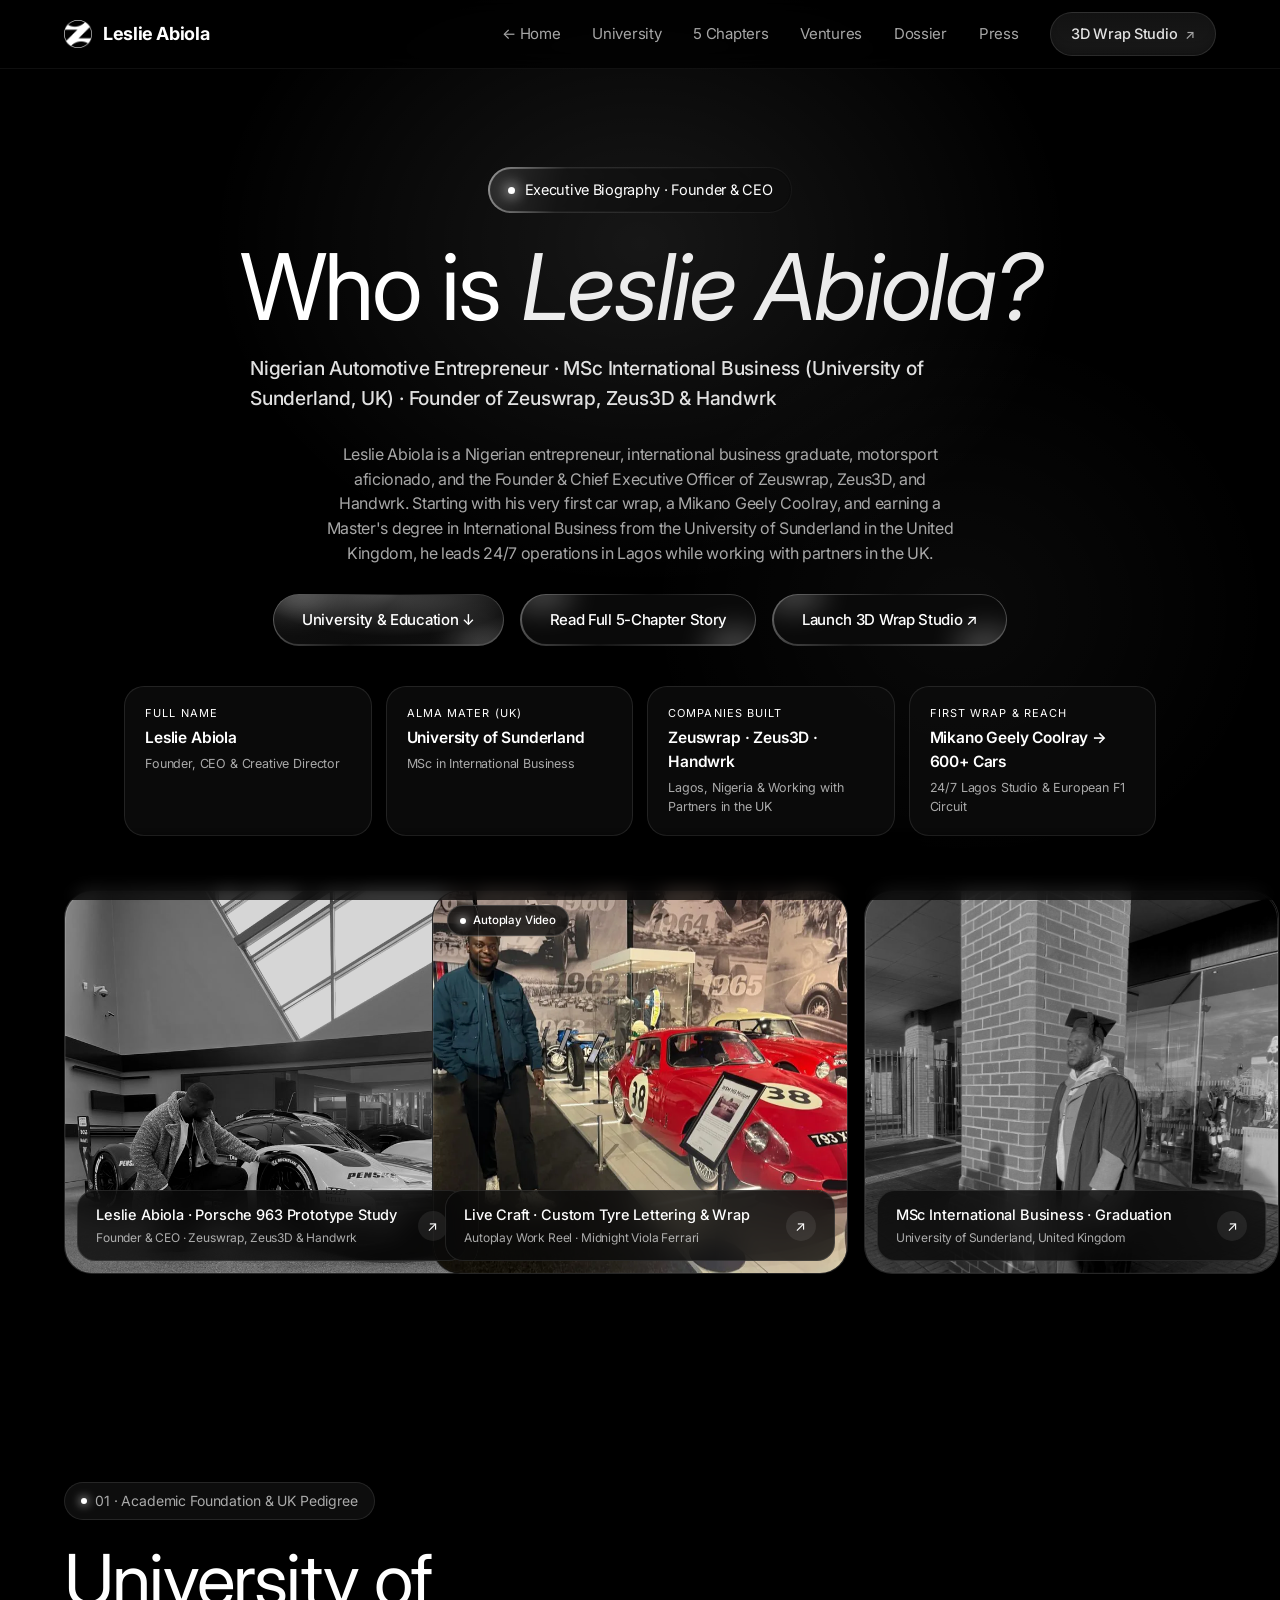
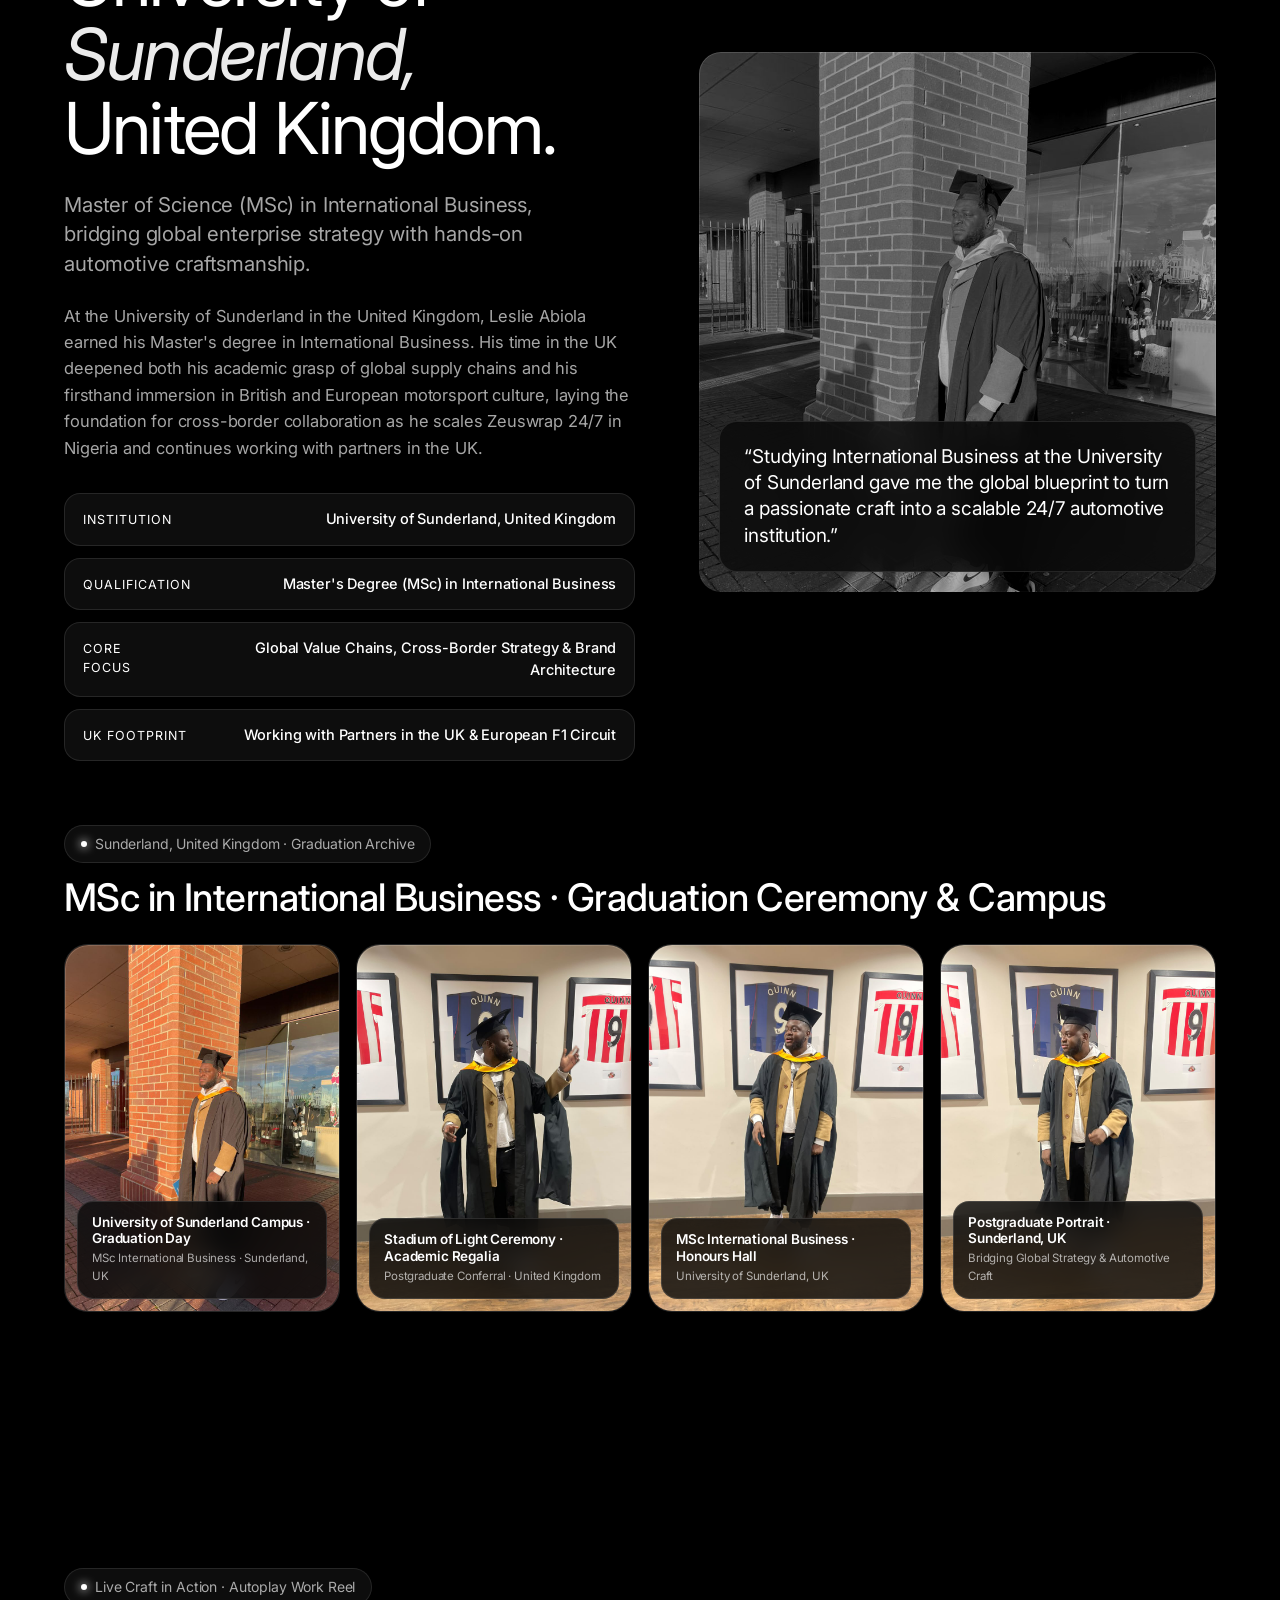
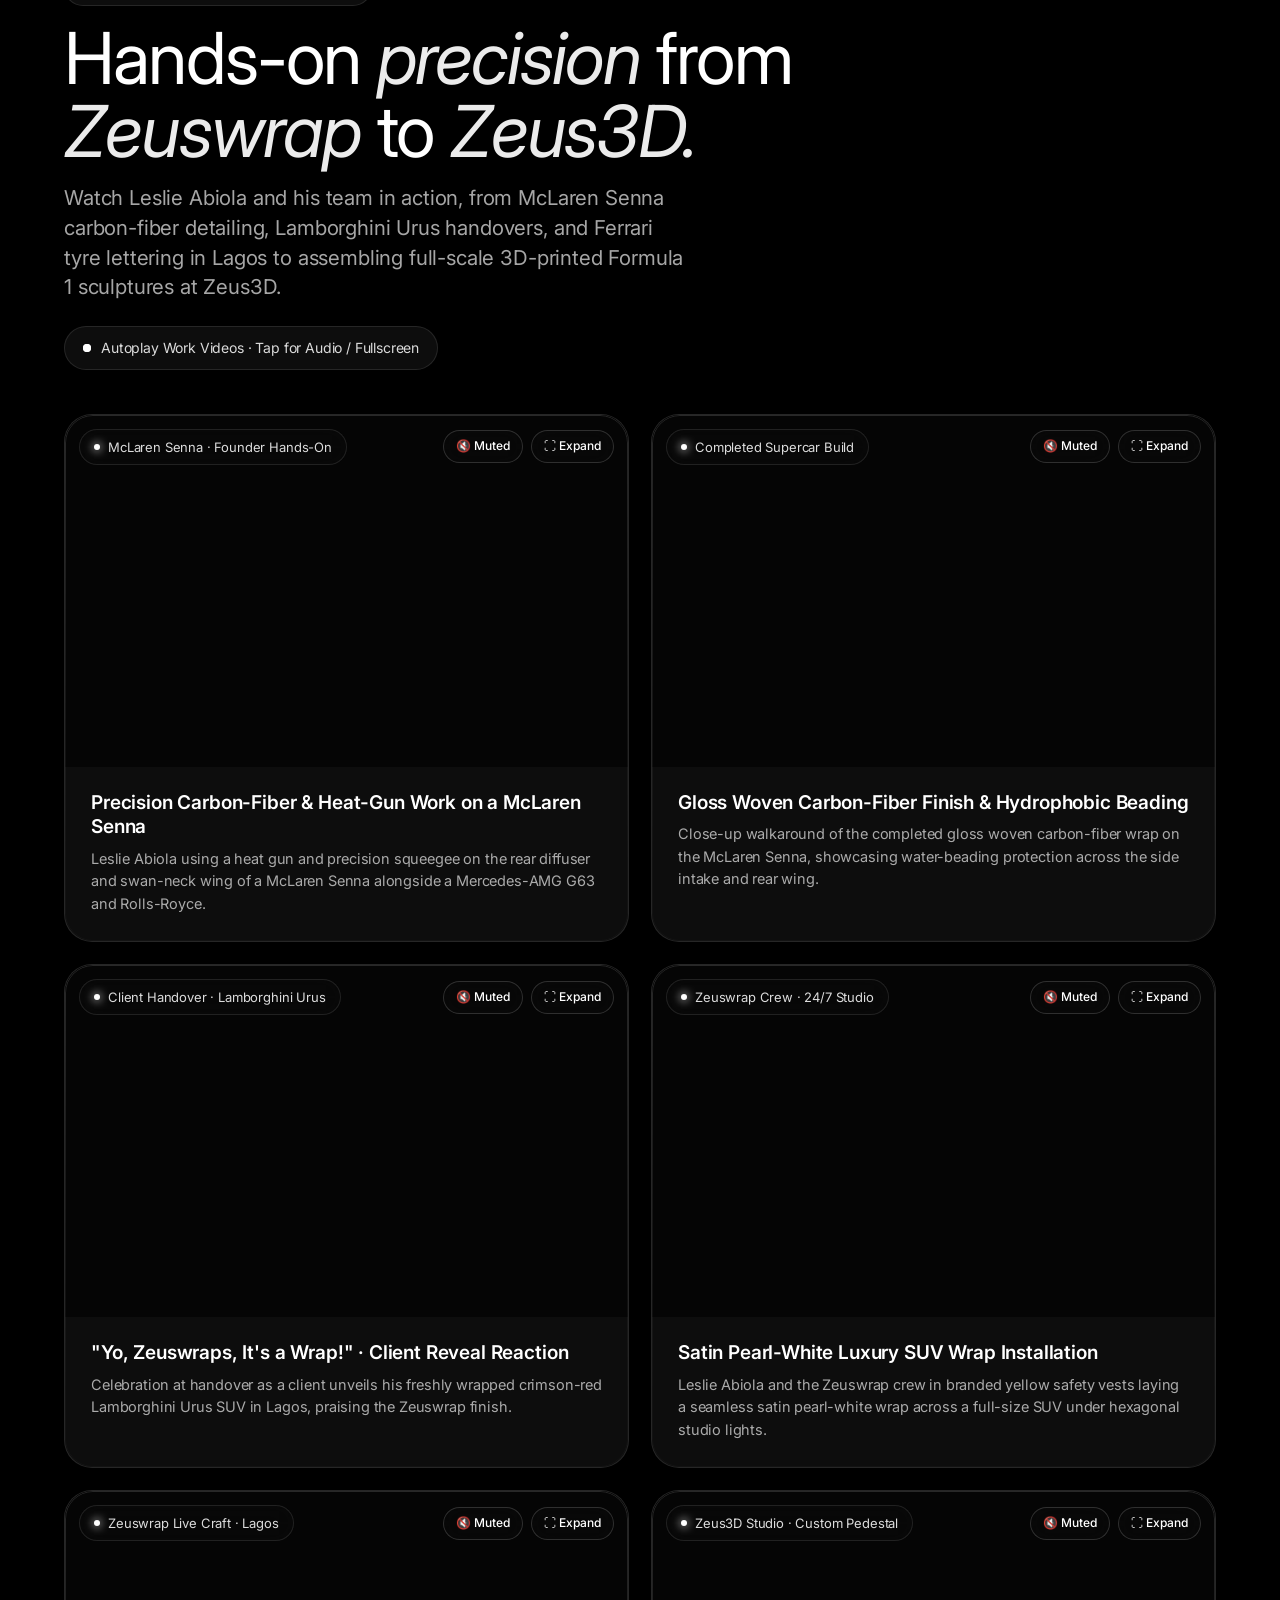
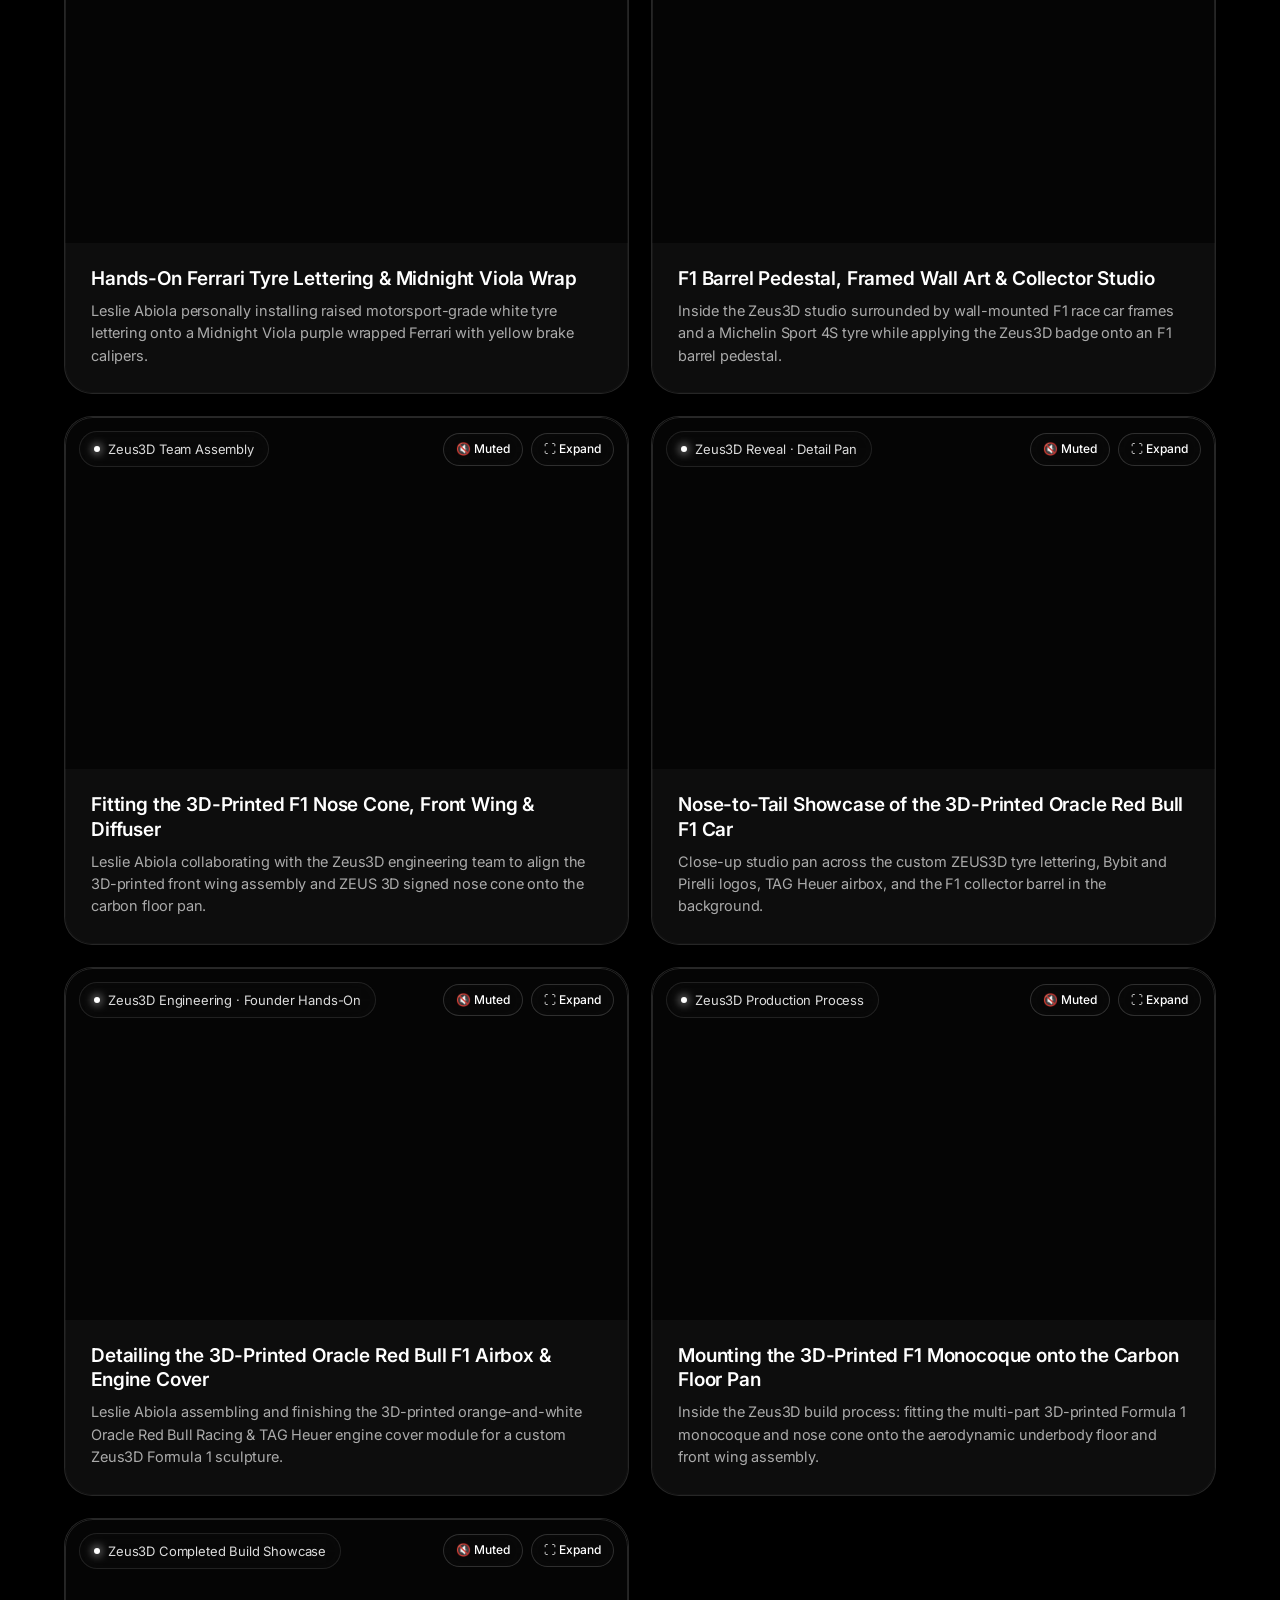
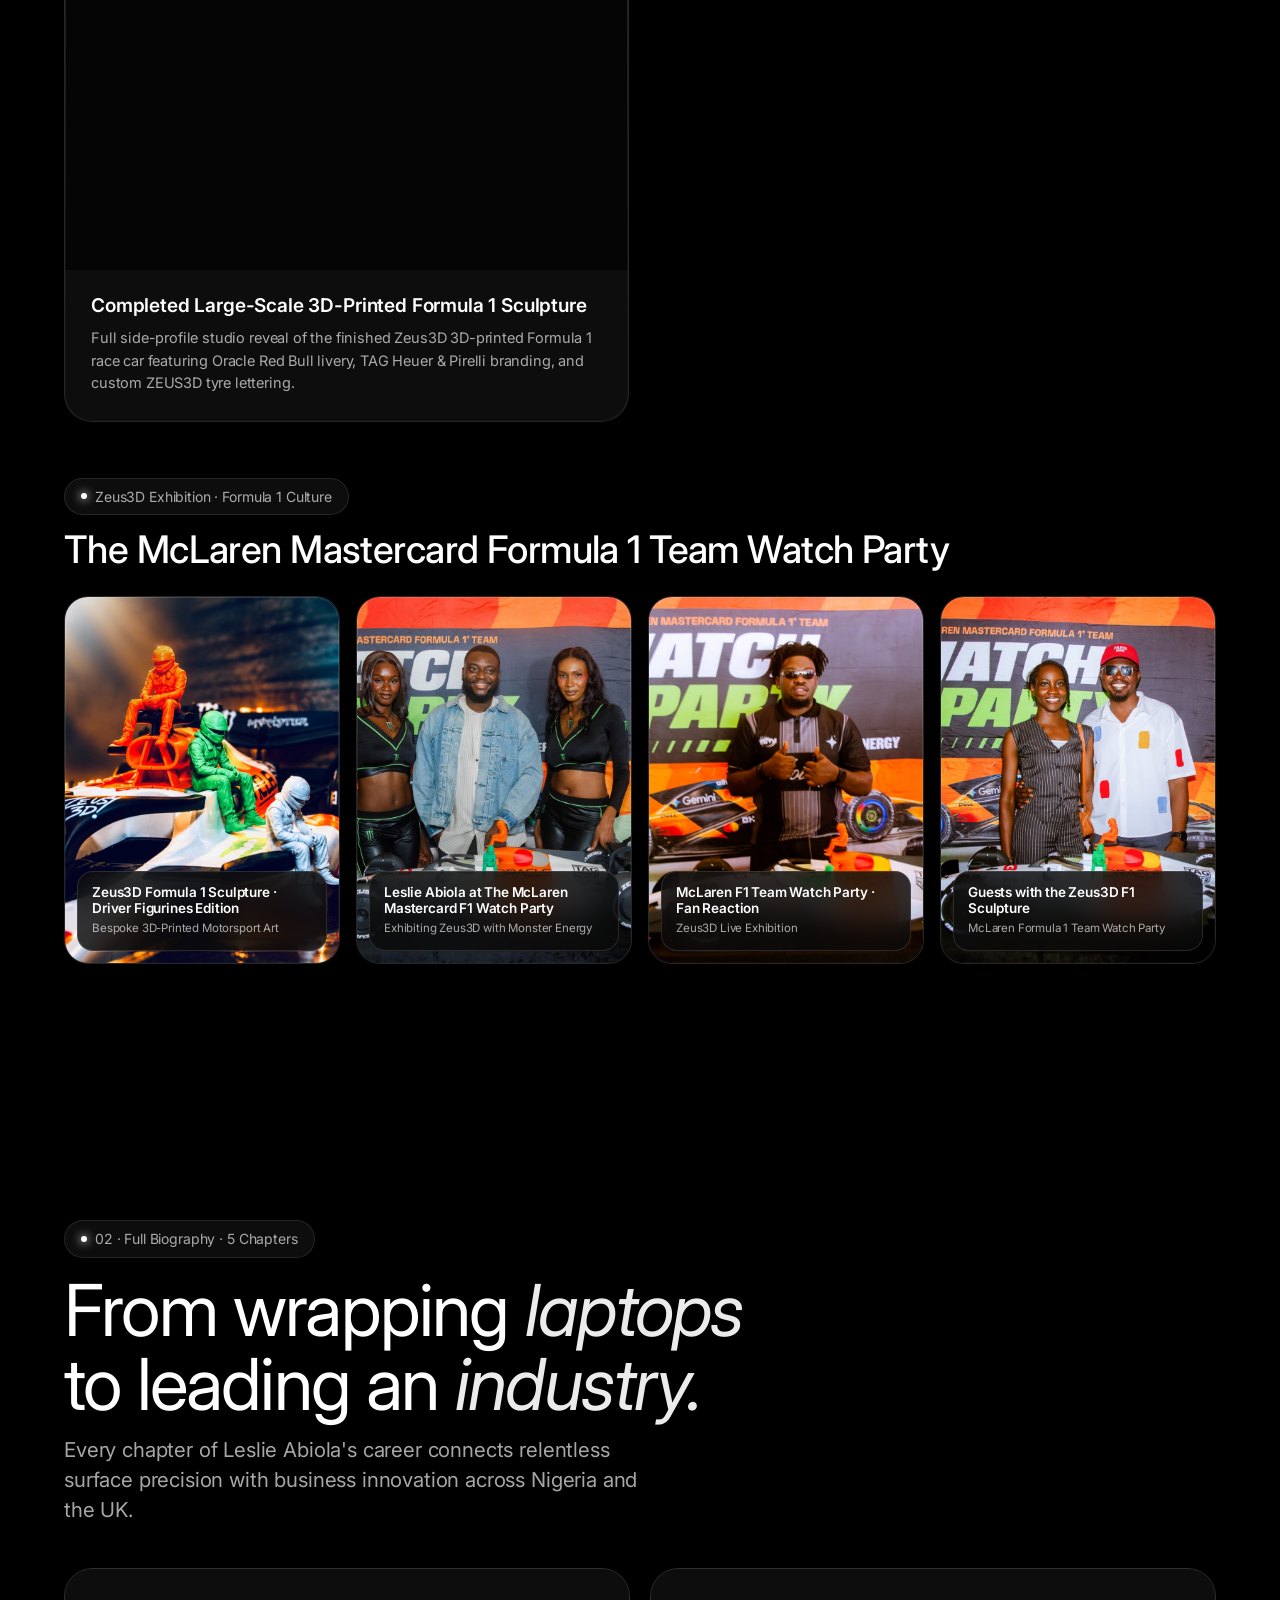
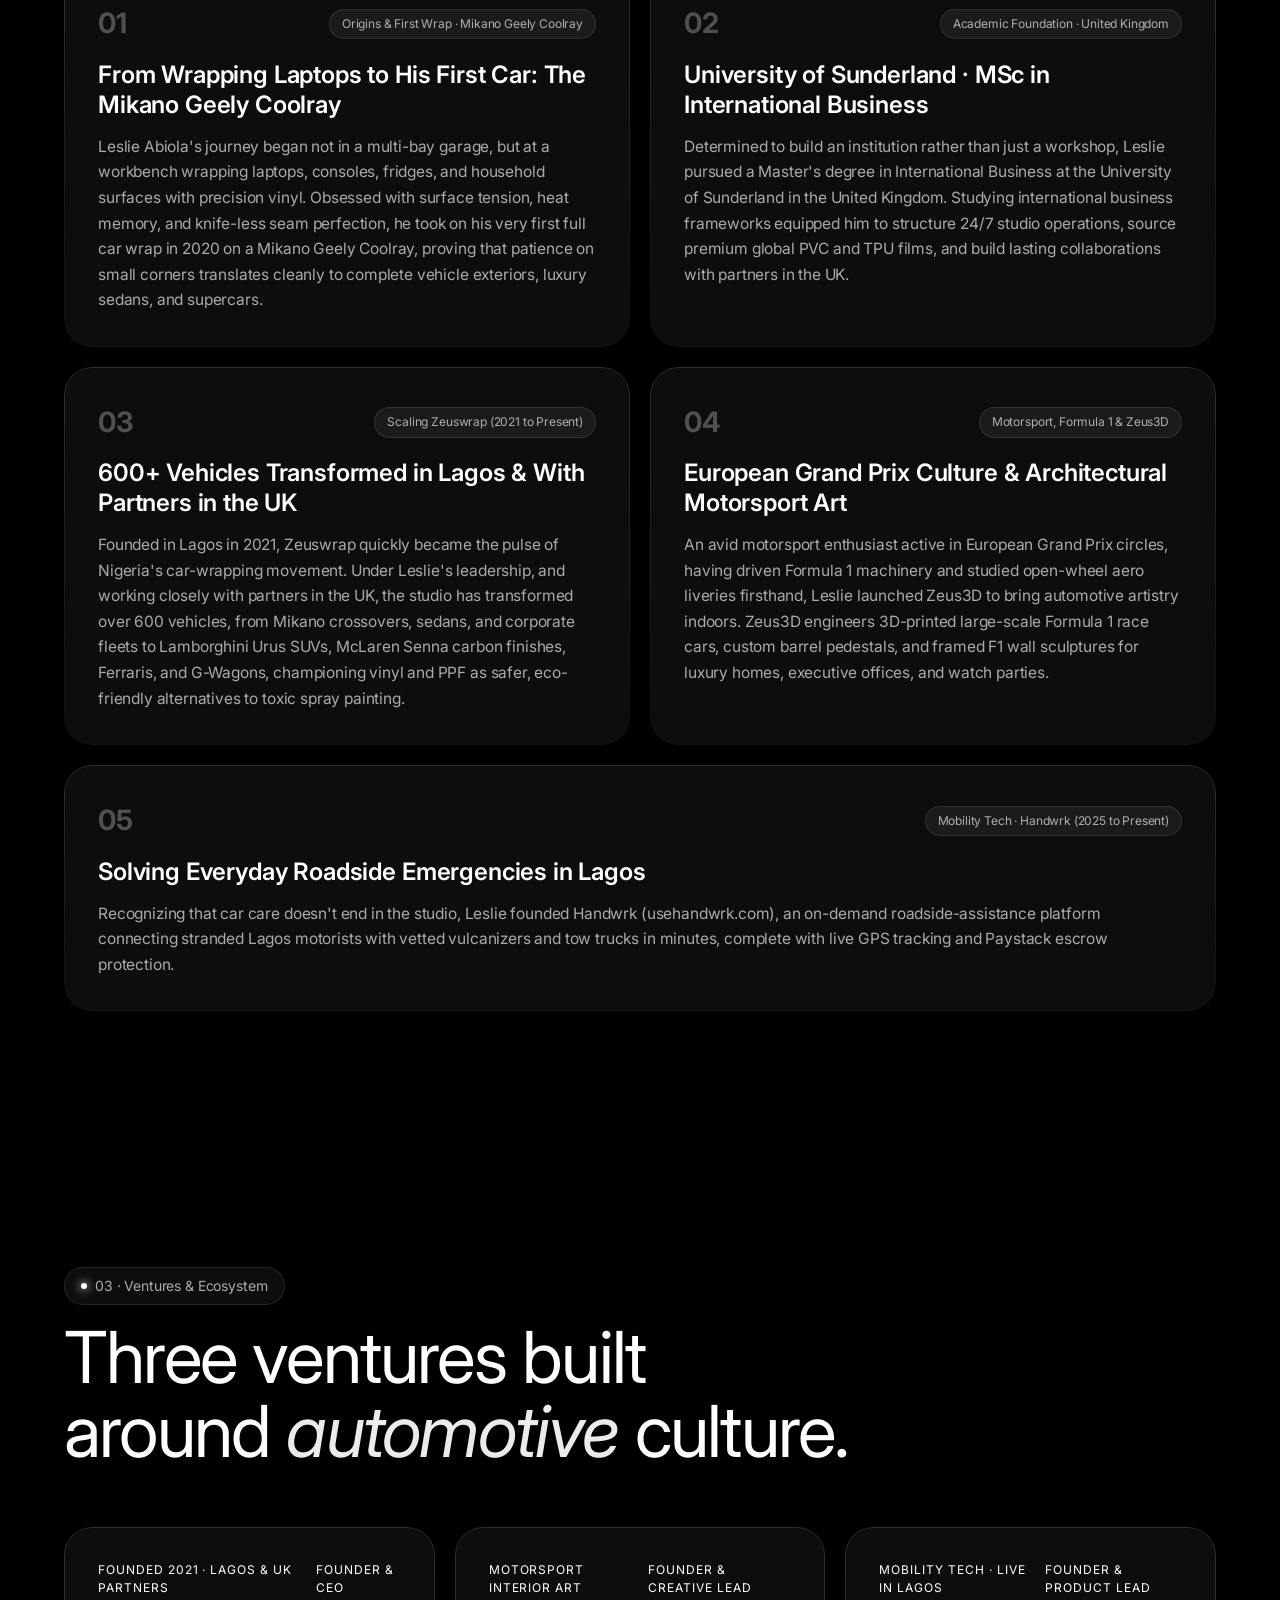
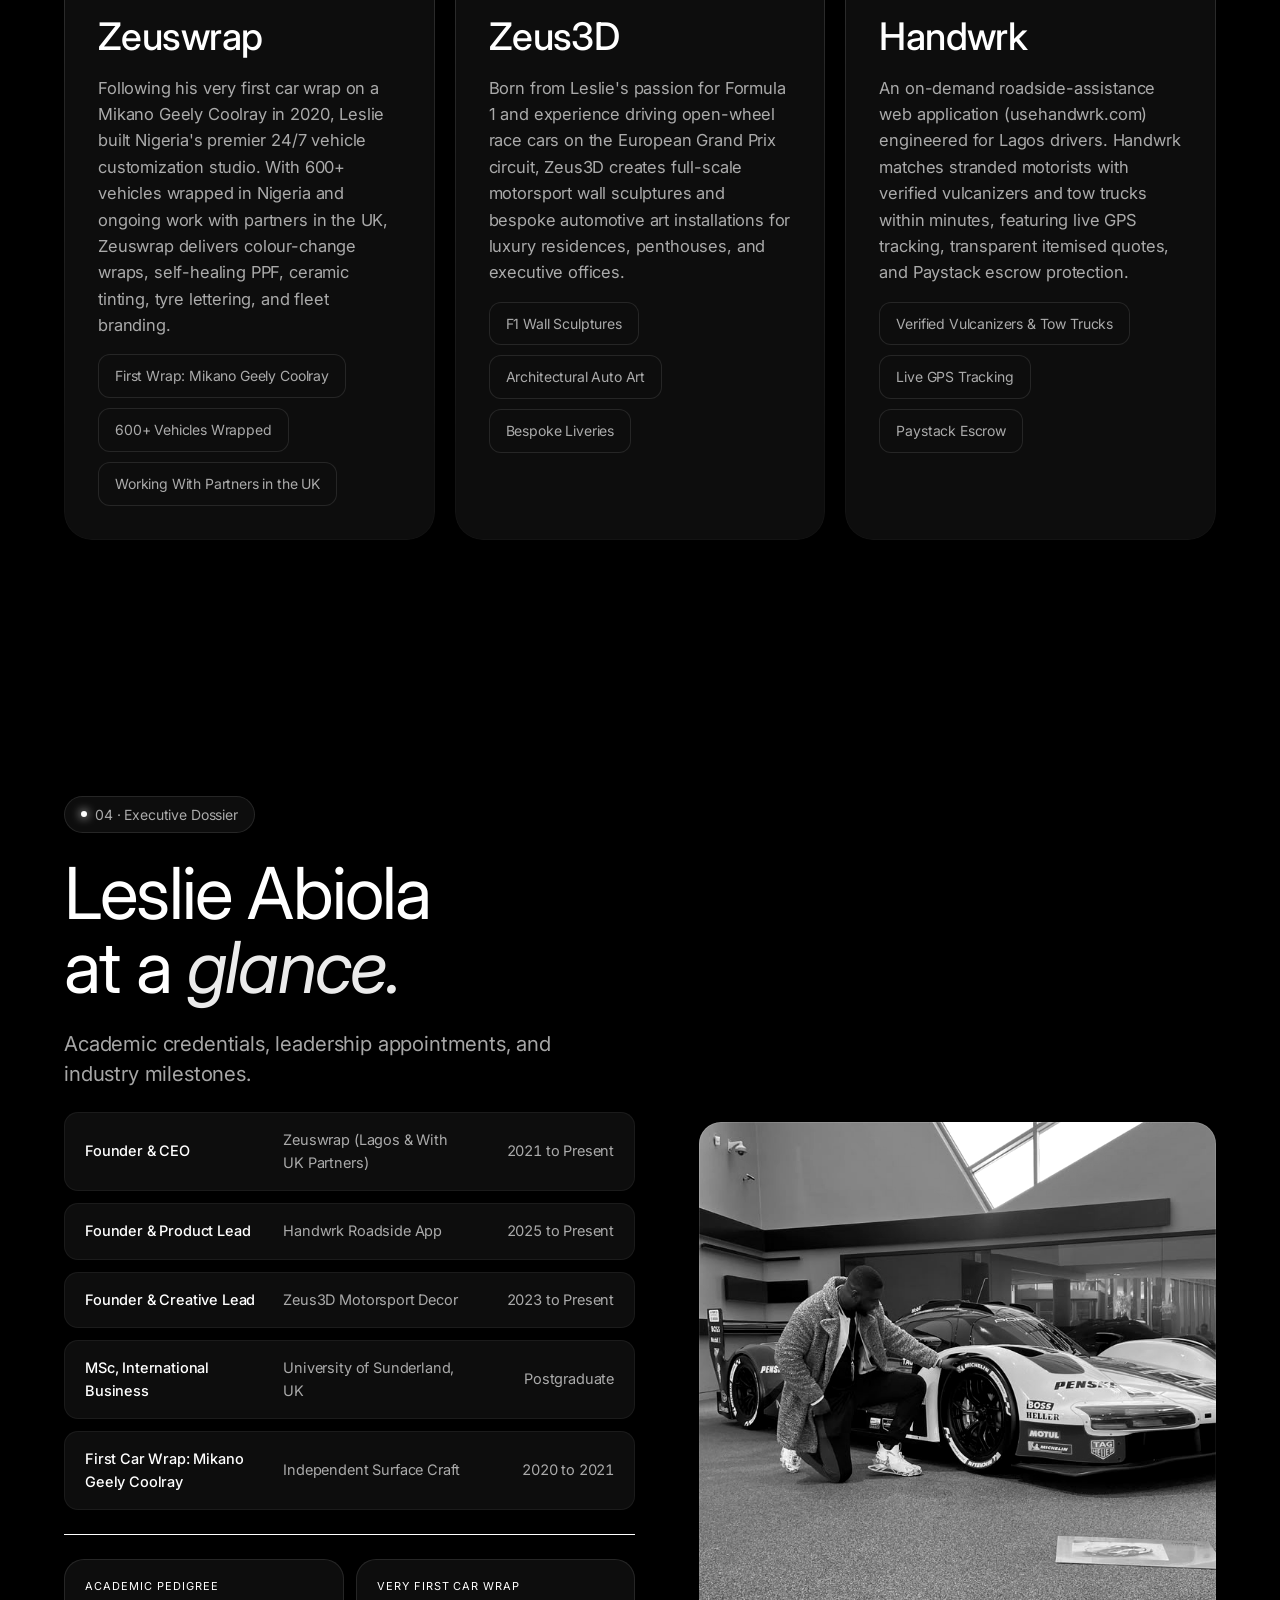
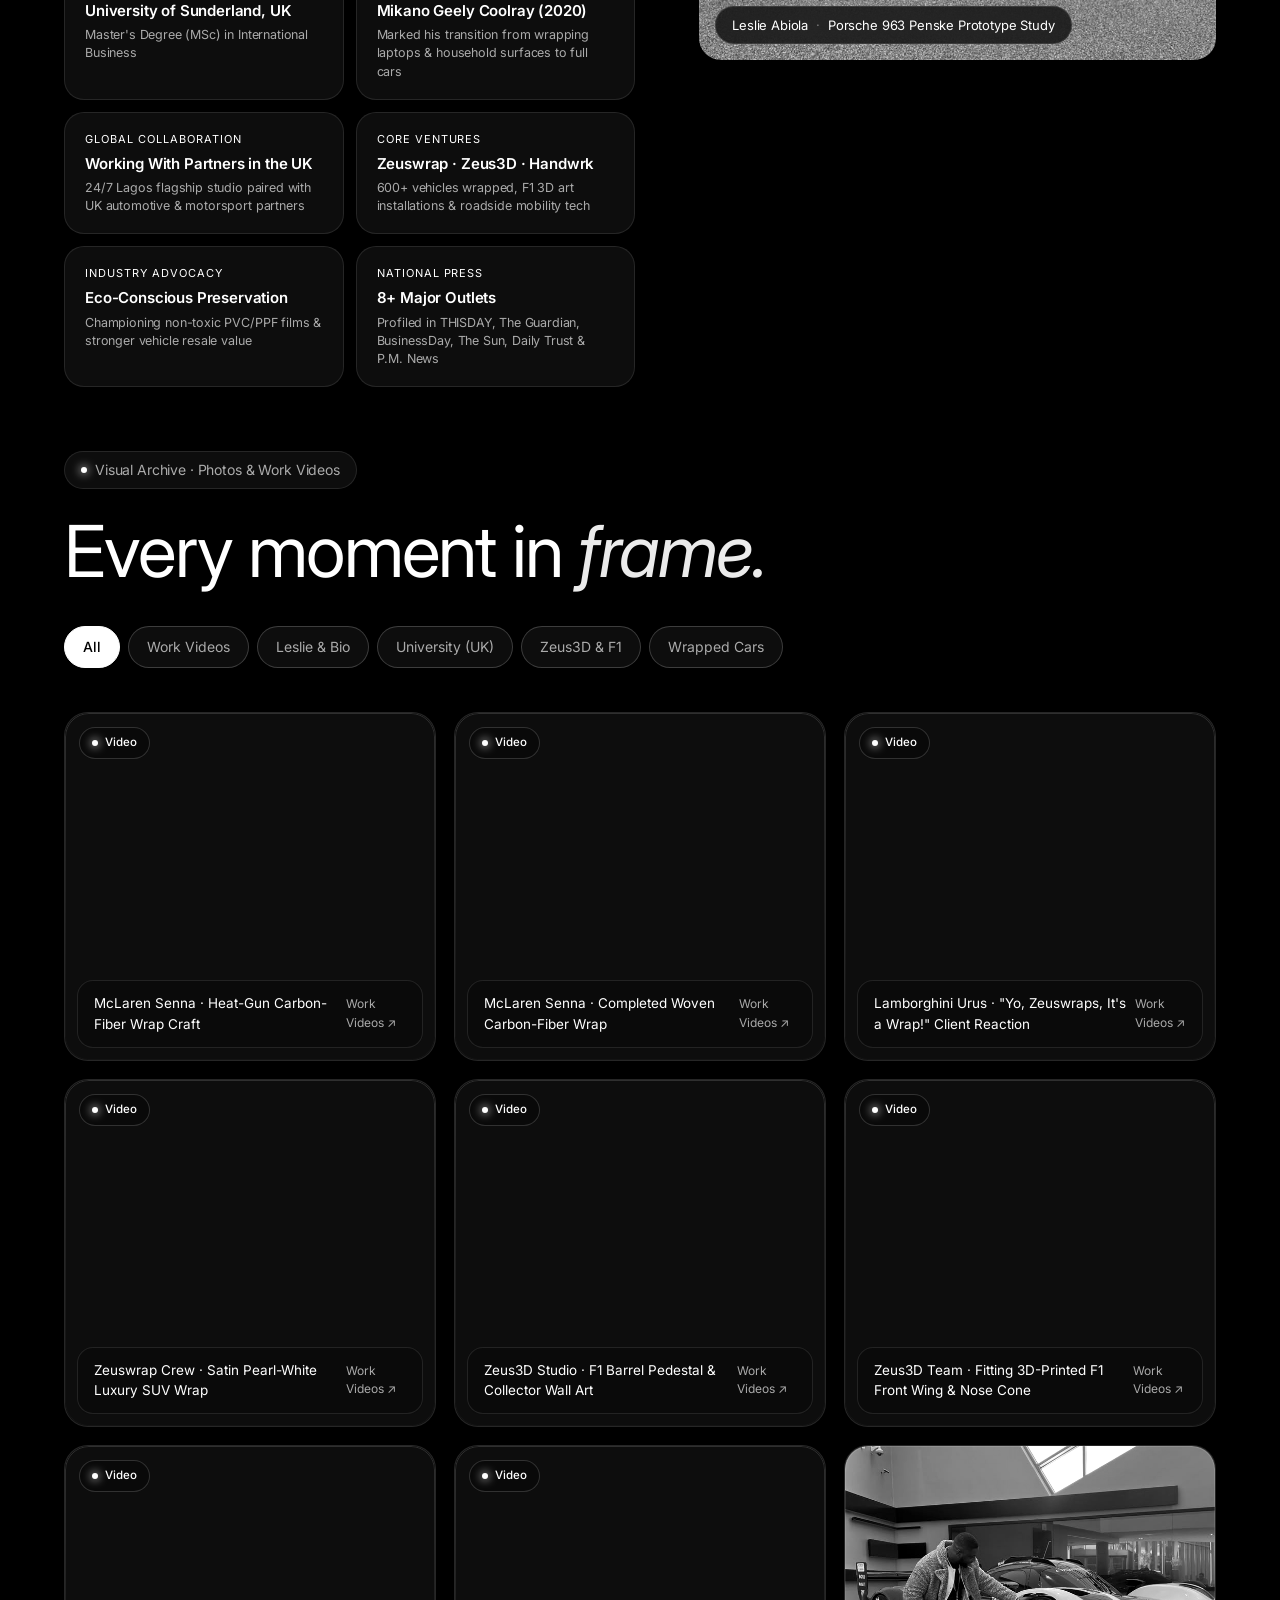
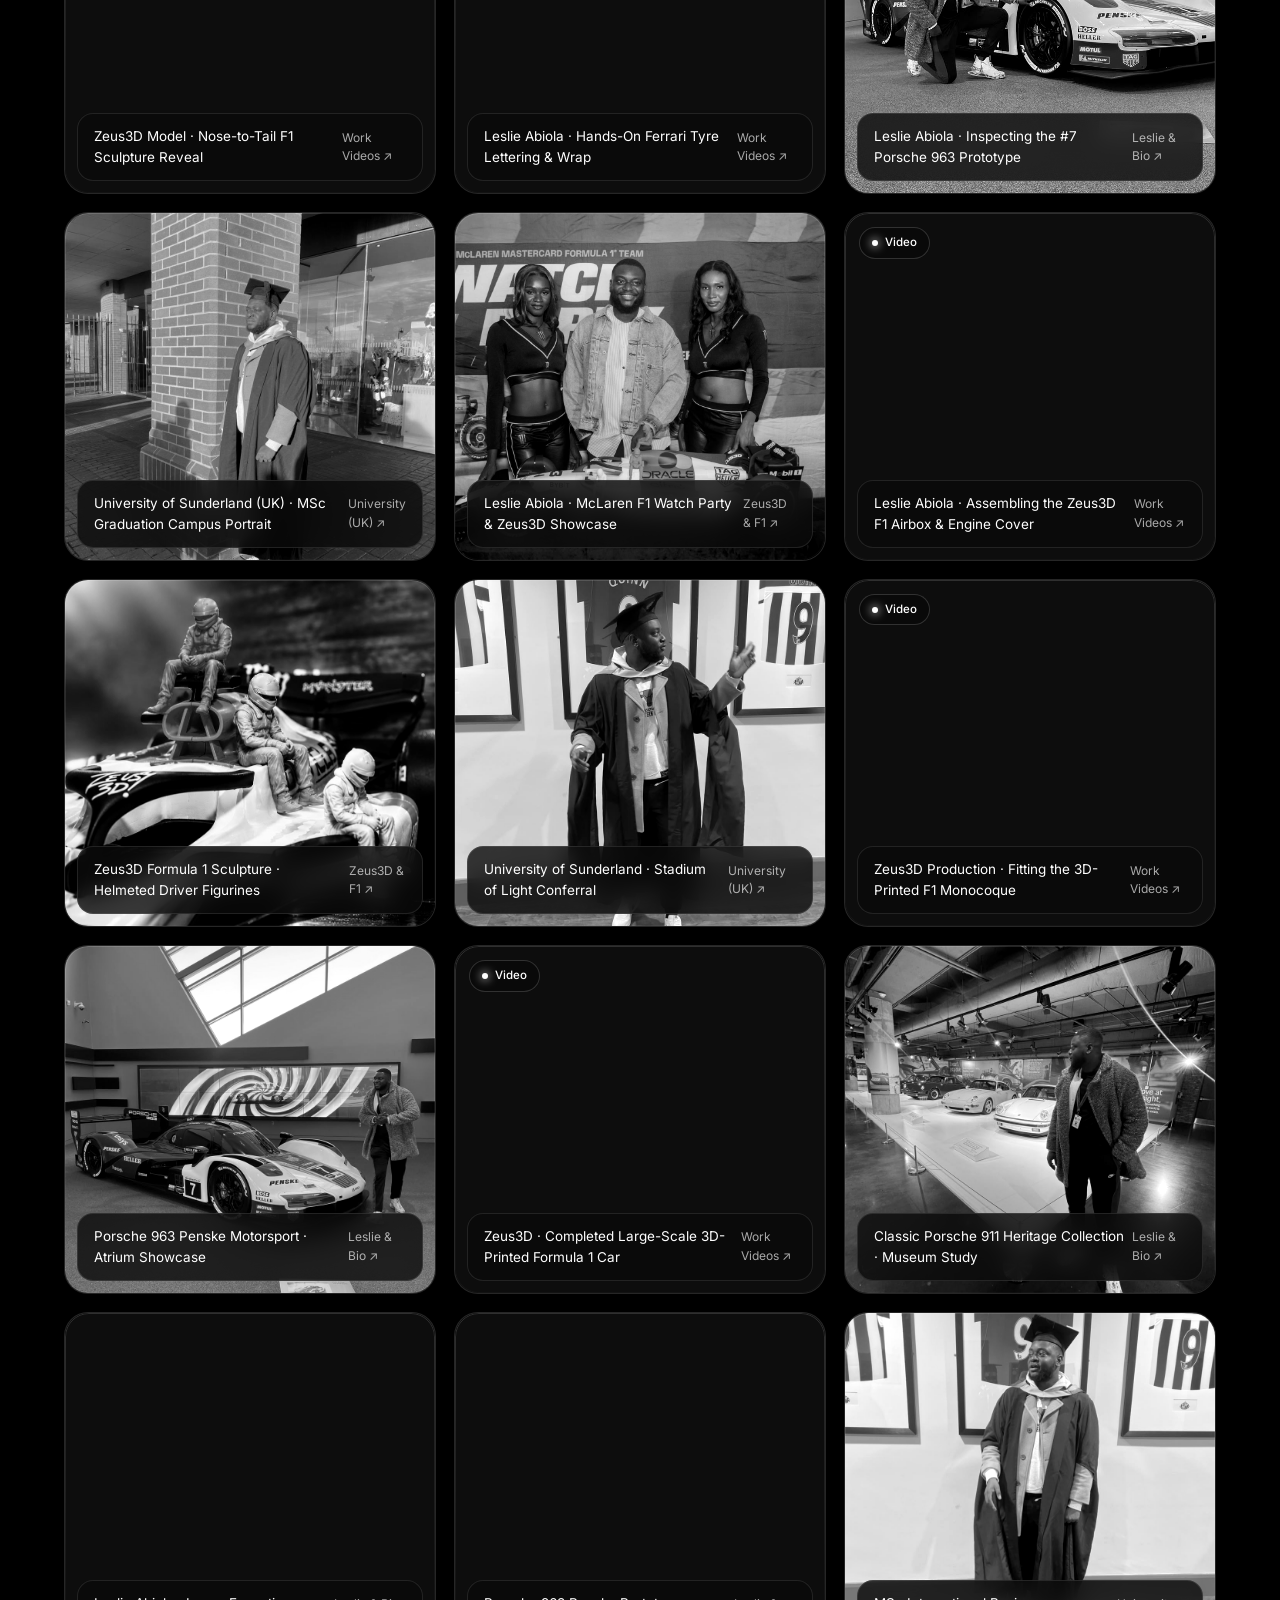
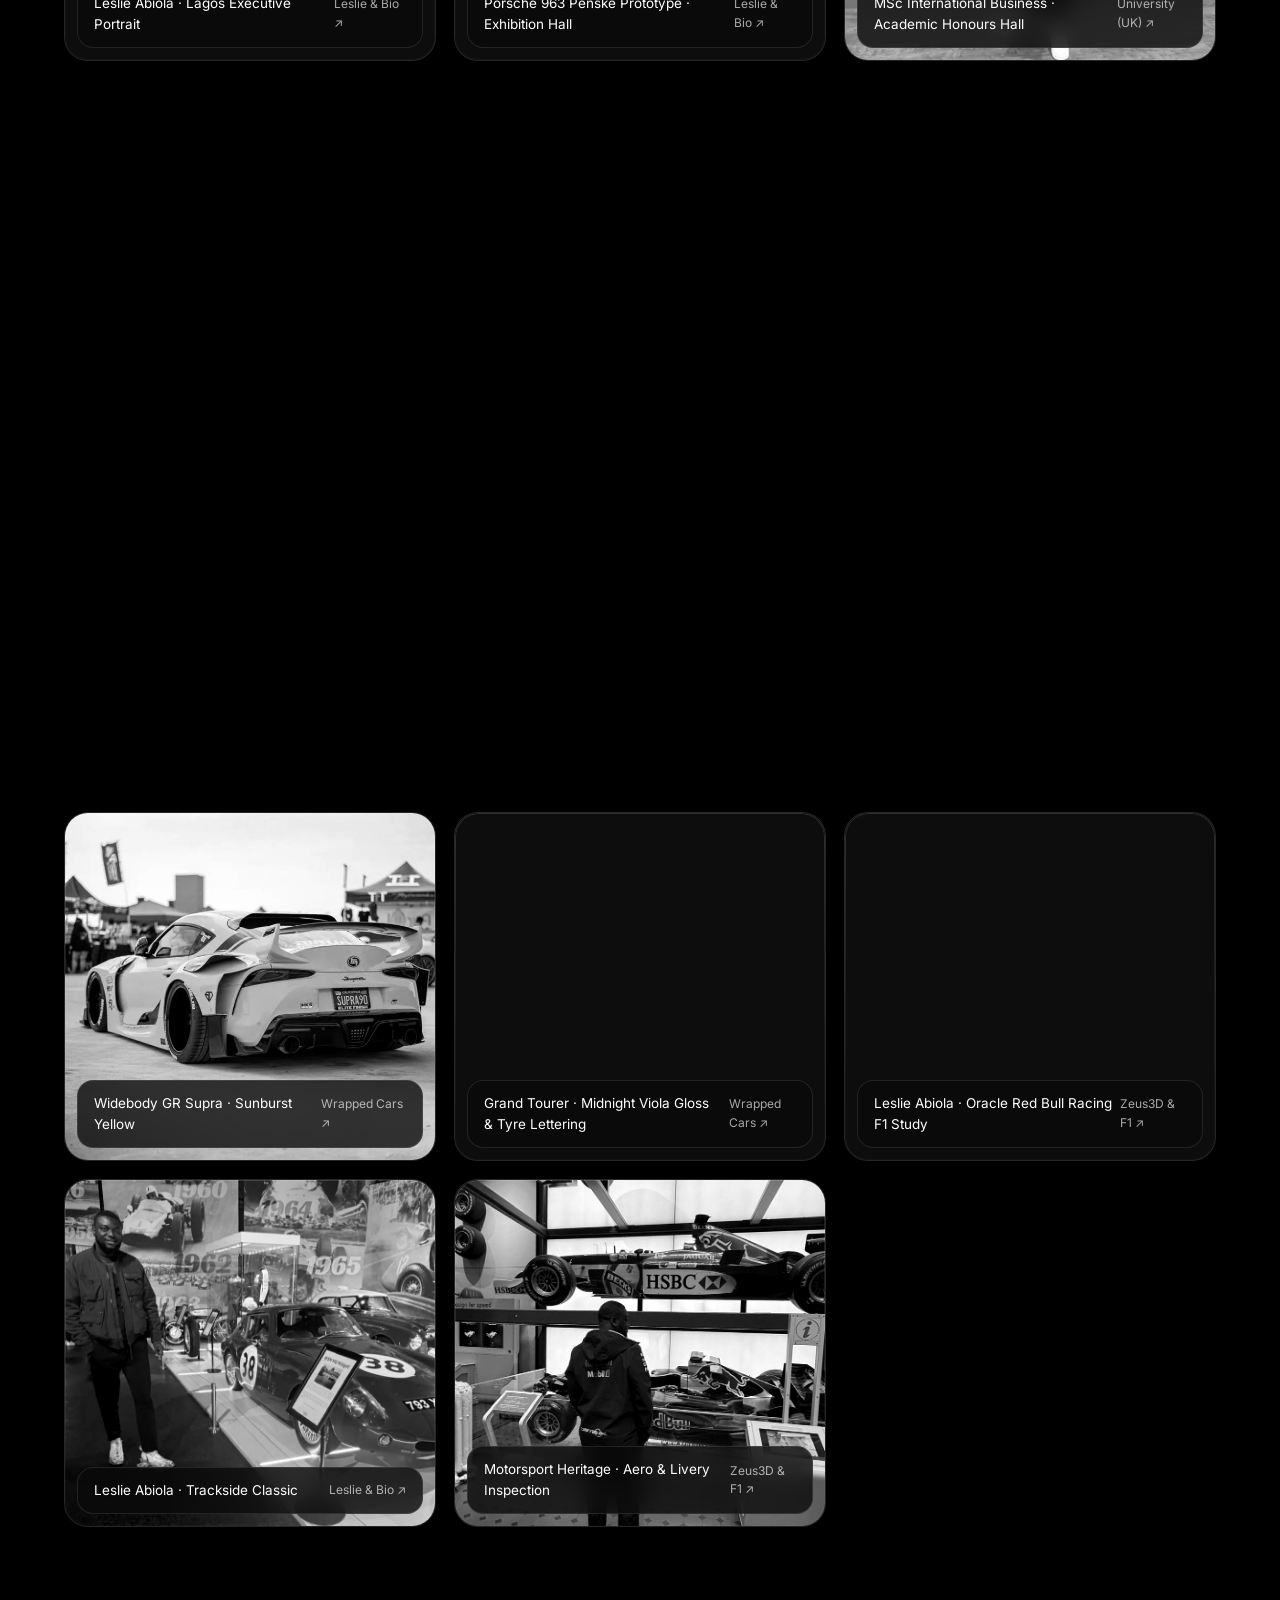
<file: leslie-abiola.html>
<!doctype html>
<!-- Portfolite-Inspired Dark Luxury Biography Page · Leslie Abiola -->
<html lang="en">
<head>
  <meta charset="utf-8" />
  <meta name="viewport" content="width=device-width, initial-scale=1, viewport-fit=cover" />
  <meta name="theme-color" content="#000000" />
  <meta name="color-scheme" content="dark" />
  <title>Who Is Leslie Abiola? · Biography, University of Sunderland &amp; Ventures (Zeuswrap, Zeus3D, Handwrk)</title>
  <meta name="description" content="Full biography of Leslie Abiola: Nigerian entrepreneur, MSc International Business graduate from the University of Sunderland (UK), Formula 1 enthusiast, and Founder &amp; CEO of Zeuswrap, Zeus3D, and Handwrk." />
  <meta name="keywords" content="Who is Leslie Abiola, Leslie Abiola biography, University of Sunderland MSc International Business, Zeuswrap founder, Zeus3D, Handwrk founder, Mikano Geely Coolray wrap, car wrap Lagos UK partners" />
  <meta name="author" content="Leslie Abiola" />
  <meta name="robots" content="index, follow, max-image-preview:large, max-snippet:-1, max-video-preview:-1" />
  <meta name="googlebot" content="index, follow, max-image-preview:large, max-snippet:-1, max-video-preview:-1" />
  <meta name="geo.region" content="NG-LA" />
  <meta name="geo.placename" content="Lagos, Nigeria" />
  <link rel="canonical" href="https://zeuswraphq.com/leslie-abiola.html" />
  <link rel="alternate" hreflang="en-ng" href="https://zeuswraphq.com/leslie-abiola.html" />
  <link rel="alternate" hreflang="en-gb" href="https://zeuswraphq.com/leslie-abiola.html" />
  <link rel="alternate" hreflang="x-default" href="https://zeuswraphq.com/leslie-abiola.html" />
  <link rel="manifest" href="site.webmanifest" />
  <link rel="icon" href="data:image/svg+xml,<svg xmlns='http://www.w3.org/2000/svg' viewBox='0 0 32 32'><rect width='32' height='32' rx='8' fill='%23000'/><path d='M18 4 8 18h7l-2 10 11-15h-7z' fill='%23fff'/></svg>" />
  <link rel="apple-touch-icon" href="assets/images/zeuswrap-logo.png" />

  <!-- Open Graph Profile Meta -->
  <meta property="og:type" content="profile" />
  <meta property="og:site_name" content="Leslie Abiola · Zeuswrap" />
  <meta property="og:locale" content="en_NG" />
  <meta property="og:locale:alternate" content="en_GB" />
  <meta property="og:url" content="https://zeuswraphq.com/leslie-abiola.html" />
  <meta property="og:title" content="Who Is Leslie Abiola? · Full Biography, Education &amp; Ventures" />
  <meta property="og:description" content="Explore the full story of Leslie Abiola: from wrapping laptops and his first car (a Mikano Geely Coolray in 2020) to earning an MSc in International Business at the University of Sunderland (UK) and founding Zeuswrap, Zeus3D, and Handwrk." />
  <meta property="og:image" content="https://zeuswraphq.com/assets/images/leslie-portrait.png" />
  <meta property="og:image:secure_url" content="https://zeuswraphq.com/assets/images/leslie-portrait.png" />
  <meta property="og:image:type" content="image/png" />
  <meta property="og:image:alt" content="Portrait of Leslie Abiola beside a classic race car" />
  <meta property="profile:first_name" content="Leslie" />
  <meta property="profile:last_name" content="Abiola" />

  <!-- Twitter / X Cards -->
  <meta name="twitter:card" content="summary_large_image" />
  <meta name="twitter:title" content="Who Is Leslie Abiola? · Full Biography, University of Sunderland &amp; Ventures" />
  <meta name="twitter:description" content="Executive biography of Leslie Abiola: University of Sunderland MSc International Business graduate, Formula 1 enthusiast, and Founder &amp; CEO of Zeuswrap, Zeus3D &amp; Handwrk." />
  <meta name="twitter:image" content="https://zeuswraphq.com/assets/images/leslie-portrait.png" />
  <meta name="twitter:image:alt" content="Portrait of Leslie Abiola beside a classic race car" />

  <!-- Fonts matching Portfolite template: Satoshi, Plus Jakarta Sans, Inter -->
  <link rel="preconnect" href="https://fonts.googleapis.com" />
  <link rel="preconnect" href="https://fonts.gstatic.com" crossorigin />
  <link rel="preconnect" href="https://api.fontshare.com" crossorigin />
  <link href="https://api.fontshare.com/v2/css?f[]=satoshi@400,500,700,900&display=swap" rel="stylesheet" />
  <link href="https://fonts.googleapis.com/css2?family=Inter:wght@300;400;500;600;700&family=Plus+Jakarta+Sans:wght@400;500;600;700&display=swap" rel="stylesheet" />

  <link rel="stylesheet" href="css/style.css" />

  <!-- Schema.org JSON-LD ProfilePage, Person & Breadcrumbs -->
  <script type="application/ld+json">
  {
    "@context": "https://schema.org",
    "@graph": [
      {
        "@type": "ProfilePage",
        "@id": "https://zeuswraphq.com/leslie-abiola.html#profilepage",
        "url": "https://zeuswraphq.com/leslie-abiola.html",
        "name": "Who Is Leslie Abiola? Full Biography, Education & Ventures",
        "inLanguage": "en",
        "mainEntity": { "@id": "https://zeuswraphq.com/#person" },
        "breadcrumb": { "@id": "https://zeuswraphq.com/leslie-abiola.html#breadcrumb" }
      },
      {
        "@type": "Person",
        "@id": "https://zeuswraphq.com/#person",
        "name": "Leslie Abiola",
        "url": "https://zeuswraphq.com/leslie-abiola.html",
        "image": "https://zeuswraphq.com/assets/images/leslie-portrait.png",
        "jobTitle": "Founder & Chief Executive Officer",
        "description": "Nigerian automotive entrepreneur, MSc International Business graduate from the University of Sunderland (UK), and Founder & CEO of Zeuswrap, Zeus3D, and Handwrk.",
        "nationality": { "@type": "Country", "name": "Nigeria" },
        "alumniOf": {
          "@type": "CollegeOrUniversity",
          "name": "University of Sunderland",
          "sameAs": "https://www.sunderland.ac.uk/"
        },
        "hasCredential": {
          "@type": "EducationalOccupationalCredential",
          "credentialCategory": "Master's Degree",
          "name": "Master of Science (MSc) in International Business",
          "recognizedBy": {
            "@type": "CollegeOrUniversity",
            "name": "University of Sunderland"
          }
        },
        "knowsAbout": [
          "Automotive Vinyl Wrapping",
          "Paint Protection Film (PPF)",
          "International Business Strategy",
          "Formula 1 & Motorsport Art",
          "Roadside Mobility Technology"
        ],
        "sameAs": [
          "https://www.instagram.com/zeuswrap_/",
          "https://www.tiktok.com/@zeuswrap",
          "https://www.youtube.com/@zeuswrap",
          "https://www.facebook.com/zeuswrap",
          "https://zeuswraphq.com/",
          "https://usehandwrk.com/"
        ]
      },
      {
        "@type": "BreadcrumbList",
        "@id": "https://zeuswraphq.com/leslie-abiola.html#breadcrumb",
        "itemListElement": [
          {
            "@type": "ListItem",
            "position": 1,
            "name": "Home",
            "item": "https://zeuswraphq.com/"
          },
          {
            "@type": "ListItem",
            "position": 2,
            "name": "Who Is Leslie Abiola?",
            "item": "https://zeuswraphq.com/leslie-abiola.html"
          }
        ]
      }
    ]
  }
  </script>
</head>
<body>
  <a class="skip" href="#main">Skip to content</a>

  <!-- Scroll progress bar -->
  <div class="scroll-bar" aria-hidden="true"><span id="scrollBar"></span></div>

  <!-- Custom cursor -->
  <div class="cursor-dot" id="cursorDot" aria-hidden="true"></div>
  <div class="cursor-ring" id="cursorRing" aria-hidden="true"><span id="cursorLabel"></span></div>

  <!-- ==================== PORTFOLITE FROSTED TOP NAVBAR ==================== -->
  <header class="nav" id="nav">
    <div class="nav-inner">
      <a href="index.html" class="brand" aria-label="Back to Leslie Abiola home">
        <img class="logo-mono" src="assets/images/zeuswrap-logo.png" alt="Zeuswrap logo" width="28" height="28" />
        <span class="brand-name">Leslie Abiola</span>
      </a>
      <div class="nav-right">
        <nav class="nav-links" id="navLinks" aria-label="Biography Navigation">
          <a href="index.html">← Home</a>
          <a href="#education" class="active">University</a>
          <a href="#story">5 Chapters</a>
          <a href="#ventures">Ventures</a>
          <a href="#dossier">Dossier</a>
          <a href="#news">Press</a>
        </nav>
        <a href="index.html#studioSection" class="btn-pill btn-pill-nav magnetic">
          <span>3D Wrap Studio</span>
          <span class="btn-arrow" aria-hidden="true">↗</span>
        </a>
        <button class="burger" id="burger" aria-label="Open menu" aria-expanded="false" aria-controls="navLinks">
          <span></span><span></span>
        </button>
      </div>
    </div>
  </header>

  <main id="main">
    <!-- ==================== BIOGRAPHY HERO ==================== -->
    <section class="hero-section" id="top">
      <div class="hero-ambient" aria-hidden="true"></div>

      <div class="hero-center">
        <div class="pf-badge-wrap reveal in">
          <div class="pf-badge">
            <span class="pf-dot"></span>
            <span>Executive Biography · Founder &amp; CEO</span>
          </div>
          <div class="pf-badge-sheen" aria-hidden="true"></div>
        </div>

        <h1 class="pf-h1" id="bioPageHeading">
          <span class="pf-word in">Who</span>
          <span class="pf-word in">is</span>
          <span class="pf-word in"><em>Leslie</em></span>
          <span class="pf-word in"><em>Abiola?</em></span>
        </h1>

        <p class="pf-hero-kicker reveal in">
          Nigerian Automotive Entrepreneur · MSc International Business (University of Sunderland, UK) · Founder of Zeuswrap, Zeus3D &amp; Handwrk
        </p>

        <p class="pf-hero-sub reveal in" data-bind="biography.summary"></p>

        <div class="pf-cta-row reveal in">
          <a href="#education" class="pf-glow-btn pf-glow-btn--primary magnetic">
            <span class="pf-glow-inner">
              <span>University &amp; Education ↓</span>
              <span class="pf-glow-spot pf-glow-spot--tl" aria-hidden="true"></span>
              <span class="pf-glow-spot pf-glow-spot--br" aria-hidden="true"></span>
            </span>
          </a>
          <a href="#story" class="pf-glow-btn magnetic">
            <span class="pf-glow-inner">
              <span>Read Full 5-Chapter Story</span>
              <span class="pf-glow-spot pf-glow-spot--tl" aria-hidden="true"></span>
              <span class="pf-glow-spot pf-glow-spot--br" aria-hidden="true"></span>
            </span>
          </a>
          <a href="index.html#studioSection" class="pf-glow-btn magnetic">
            <span class="pf-glow-inner">
              <span>Launch 3D Wrap Studio ↗</span>
              <span class="pf-glow-spot pf-glow-spot--tl" aria-hidden="true"></span>
              <span class="pf-glow-spot pf-glow-spot--br" aria-hidden="true"></span>
            </span>
          </a>
        </div>

        <!-- Quick Executive Credentials Strip -->
        <div class="pf-founder-quick-grid reveal in">
          <div class="pf-quick-card">
            <span class="pf-quick-label">Full Name</span>
            <strong class="pf-quick-val">Leslie Abiola</strong>
            <span class="pf-quick-sub">Founder, CEO &amp; Creative Director</span>
          </div>
          <div class="pf-quick-card">
            <span class="pf-quick-label">Alma Mater (UK)</span>
            <strong class="pf-quick-val">University of Sunderland</strong>
            <span class="pf-quick-sub">MSc in International Business</span>
          </div>
          <div class="pf-quick-card">
            <span class="pf-quick-label">Companies Built</span>
            <strong class="pf-quick-val">Zeuswrap · Zeus3D · Handwrk</strong>
            <span class="pf-quick-sub">Lagos, Nigeria &amp; Working with Partners in the UK</span>
          </div>
          <div class="pf-quick-card">
            <span class="pf-quick-label">First Wrap &amp; Reach</span>
            <strong class="pf-quick-val">Mikano Geely Coolray → 600+ Cars</strong>
            <span class="pf-quick-sub">24/7 Lagos Studio &amp; European F1 Circuit</span>
          </div>
        </div>
      </div>

      <!-- 3-Portrait Visual Hero Showcase of Leslie Abiola -->
      <div class="pf-showcase-wrap">
        <div class="pf-showcase-grid" id="heroShowcase"></div>
      </div>
    </section>

    <!-- ==================== 01 UNIVERSITY & ACADEMIC FOUNDATION ==================== -->
    <section class="pf-section" id="education">
      <div class="pf-container pf-split">
        <div class="pf-col-copy">
          <div class="pf-section-pill reveal">
            <span class="pf-dot-sm"></span>
            <span>01 · Academic Foundation &amp; UK Pedigree</span>
          </div>
          <h2 class="pf-h2 reveal">University of <em>Sunderland,</em> United Kingdom.</h2>
          <p class="pf-lead reveal">
            Master of Science (MSc) in International Business, bridging global enterprise strategy with hands-on automotive craftsmanship.
          </p>
          <p class="pf-body-muted reveal" data-bind="biography.university.narrative"></p>

          <div class="pf-uni-highlights reveal">
            <div class="pf-uni-row">
              <span class="pf-uni-key">Institution</span>
              <strong class="pf-uni-val">University of Sunderland, United Kingdom</strong>
            </div>
            <div class="pf-uni-row">
              <span class="pf-uni-key">Qualification</span>
              <strong class="pf-uni-val">Master's Degree (MSc) in International Business</strong>
            </div>
            <div class="pf-uni-row">
              <span class="pf-uni-key">Core Focus</span>
              <strong class="pf-uni-val">Global Value Chains, Cross-Border Strategy &amp; Brand Architecture</strong>
            </div>
            <div class="pf-uni-row">
              <span class="pf-uni-key">UK Footprint</span>
              <strong class="pf-uni-val">Working with Partners in the UK &amp; European F1 Circuit</strong>
            </div>
          </div>
        </div>

        <div class="pf-process-media reveal">
          <div class="pf-mask-border" aria-hidden="true"></div>
          <img src="assets/images/lesie%20abiola%20edu.jpeg" alt="Leslie Abiola in his University of Sunderland Master's graduation gown, mortarboard cap, and gold-and-orange academic hood standing outside the brick campus building in Sunderland, United Kingdom." loading="lazy" />
          <blockquote class="pf-media-quote">
            “Studying International Business at the University of Sunderland gave me the global blueprint to turn a passionate craft into a scalable 24/7 automotive institution.”
          </blockquote>
        </div>
      </div>

      <!-- 4-Photo University of Sunderland Graduation Showcase -->
      <div class="pf-container pf-edu-gallery-wrap">
        <div class="pf-edu-gallery-head reveal">
          <div>
            <div class="pf-section-pill">
              <span class="pf-dot-sm"></span>
              <span>Sunderland, United Kingdom · Graduation Archive</span>
            </div>
            <h3 class="pf-h3" style="margin-top: 12px;">MSc in International Business · Graduation Ceremony &amp; Campus</h3>
          </div>
        </div>
        <div class="pf-edu-photo-grid" id="eduGalleryPage" aria-label="Leslie Abiola University of Sunderland graduation photos"></div>
      </div>
    </section>

    <!-- ==================== LIVE WORK VIDEOS & ZEUS3D F1 SHOWCASE ==================== -->
    <section class="pf-section" id="videoShowcase">
      <div class="pf-container">
        <div class="pf-services-top">
          <div>
            <div class="pf-section-pill reveal">
              <span class="pf-dot-sm"></span>
              <span>Live Craft in Action · Autoplay Work Reel</span>
            </div>
            <h2 class="pf-h2 reveal">Hands-on <em>precision</em> from <em>Zeuswrap</em> to <em>Zeus3D.</em></h2>
            <p class="pf-lead reveal">
              Watch Leslie Abiola and his team in action, from McLaren Senna carbon-fiber detailing, Lamborghini Urus handovers, and Ferrari tyre lettering in Lagos to assembling full-scale 3D-printed Formula 1 sculptures at Zeus3D.
            </p>
          </div>
          <div class="badge-247 reveal">
            <span class="pulse"></span>
            <span>Autoplay Work Videos · Tap for Audio / Fullscreen</span>
          </div>
        </div>

        <div class="pf-video-grid" id="workVideoGrid" aria-label="Autoplaying videos of Leslie Abiola's automotive wrapping and Zeus3D Formula 1 build process"></div>

        <div class="pf-edu-gallery-head reveal" style="margin-top: 56px;">
          <div>
            <div class="pf-section-pill">
              <span class="pf-dot-sm"></span>
              <span>Zeus3D Exhibition · Formula 1 Culture</span>
            </div>
            <h3 class="pf-h3" style="margin-top: 12px;">The McLaren Mastercard Formula 1 Team Watch Party</h3>
          </div>
        </div>
        <div class="pf-edu-photo-grid" id="zeus3dGalleryPage" aria-label="Zeus3D 3D-printed Formula 1 sculpture exhibited at the McLaren Formula 1 Watch Party"></div>
      </div>
    </section>

    <!-- ==================== 02 THE 5 CHAPTERS OF LESLIE ABIOLA ==================== -->
    <section class="pf-section" id="story">
      <div class="pf-container">
        <div class="pf-services-top">
          <div>
            <div class="pf-section-pill reveal">
              <span class="pf-dot-sm"></span>
              <span>02 · Full Biography · 5 Chapters</span>
            </div>
            <h2 class="pf-h2 reveal">From wrapping <em>laptops</em> to leading an <em>industry.</em></h2>
            <p class="pf-lead reveal">
              Every chapter of Leslie Abiola's career connects relentless surface precision with business innovation across Nigeria and the UK.
            </p>
          </div>
        </div>

        <div class="pf-chapters-grid" id="bioChaptersPage"></div>
      </div>
    </section>

    <!-- ==================== 03 VENTURES FOUNDED BY LESLIE ABIOLA ==================== -->
    <section class="pf-section" id="ventures">
      <div class="pf-container">
        <div class="pf-services-top">
          <div>
            <div class="pf-section-pill reveal">
              <span class="pf-dot-sm"></span>
              <span>03 · Ventures &amp; Ecosystem</span>
            </div>
            <h2 class="pf-h2 reveal">Three ventures built around <em>automotive</em> culture.</h2>
          </div>
        </div>

        <div class="pf-ventures-grid">
          <article class="pf-venture-card reveal">
            <div class="pf-mask-border" aria-hidden="true"></div>
            <div class="pf-venture-top">
              <span class="pf-venture-tag">Founded 2021 · Lagos &amp; UK Partners</span>
              <span class="pf-venture-role">Founder &amp; CEO</span>
            </div>
            <h3 class="pf-h3">Zeuswrap</h3>
            <p class="pf-body-muted">
              Following his very first car wrap on a Mikano Geely Coolray in 2020, Leslie built Nigeria's premier 24/7 vehicle customization studio. With 600+ vehicles wrapped in Nigeria and ongoing work with partners in the UK, Zeuswrap delivers colour-change wraps, self-healing PPF, ceramic tinting, tyre lettering, and fleet branding.
            </p>
            <div class="pf-chip-cloud">
              <span class="pf-chip">First Wrap: Mikano Geely Coolray</span>
              <span class="pf-chip">600+ Vehicles Wrapped</span>
              <span class="pf-chip">Working With Partners in the UK</span>
            </div>
          </article>

          <article class="pf-venture-card reveal">
            <div class="pf-mask-border" aria-hidden="true"></div>
            <div class="pf-venture-top">
              <span class="pf-venture-tag">Motorsport Interior Art</span>
              <span class="pf-venture-role">Founder &amp; Creative Lead</span>
            </div>
            <h3 class="pf-h3">Zeus3D</h3>
            <p class="pf-body-muted">
              Born from Leslie's passion for Formula 1 and experience driving open-wheel race cars on the European Grand Prix circuit, Zeus3D creates full-scale motorsport wall sculptures and bespoke automotive art installations for luxury residences, penthouses, and executive offices.
            </p>
            <div class="pf-chip-cloud">
              <span class="pf-chip">F1 Wall Sculptures</span>
              <span class="pf-chip">Architectural Auto Art</span>
              <span class="pf-chip">Bespoke Liveries</span>
            </div>
          </article>

          <article class="pf-venture-card reveal">
            <div class="pf-mask-border" aria-hidden="true"></div>
            <div class="pf-venture-top">
              <span class="pf-venture-tag">Mobility Tech · Live in Lagos</span>
              <span class="pf-venture-role">Founder &amp; Product Lead</span>
            </div>
            <h3 class="pf-h3">Handwrk</h3>
            <p class="pf-body-muted">
              An on-demand roadside-assistance web application (usehandwrk.com) engineered for Lagos drivers. Handwrk matches stranded motorists with verified vulcanizers and tow trucks within minutes, featuring live GPS tracking, transparent itemised quotes, and Paystack escrow protection.
            </p>
            <div class="pf-chip-cloud">
              <span class="pf-chip">Verified Vulcanizers &amp; Tow Trucks</span>
              <span class="pf-chip">Live GPS Tracking</span>
              <span class="pf-chip">Paystack Escrow</span>
            </div>
          </article>
        </div>
      </div>
    </section>

    <!-- ==================== 04 EXECUTIVE DOSSIER & VISUAL ARCHIVE ==================== -->
    <section class="pf-section" id="dossier">
      <div class="pf-container pf-split">
        <div class="pf-col-copy">
          <div class="pf-section-pill reveal">
            <span class="pf-dot-sm"></span>
            <span>04 · Executive Dossier</span>
          </div>
          <h2 class="pf-h2 reveal">Leslie Abiola at a <em>glance.</em></h2>
          <p class="pf-lead reveal">
            Academic credentials, leadership appointments, and industry milestones.
          </p>

          <div class="pf-exp-list" id="expList" aria-label="Leadership and education history"></div>

          <div class="pf-line reveal"></div>

          <div class="pf-dossier-grid reveal" id="bioPillarsPage"></div>
        </div>

        <div class="pf-portrait-stack">
          <figure class="pf-portrait-card reveal">
            <div class="pf-mask-border" aria-hidden="true"></div>
            <img src="assets/images/lesie%20biography%20image.jpeg" alt="Leslie Abiola kneeling beside a red, white, and black #7 Porsche 963 Penske Motorsport prototype race car, inspecting its Michelin racing slicks and aerodynamic bodywork." loading="lazy" />
            <figcaption class="pf-float-cap">
              <span>Leslie Abiola</span>
              <span class="pf-cap-sep">·</span>
              <span>Porsche 963 Penske Prototype Study</span>
            </figcaption>
          </figure>
        </div>
      </div>

      <!-- Complete Filterable Visual Archive of Leslie Abiola -->
      <div class="pf-container" style="margin-top: 64px;" id="work">
        <div class="pf-services-top">
          <div>
            <div class="pf-section-pill reveal">
              <span class="pf-dot-sm"></span>
              <span>Visual Archive · Photos &amp; Work Videos</span>
            </div>
            <h3 class="pf-h2 reveal" style="margin-top: 10px;">Every moment in <em>frame.</em></h3>
          </div>
          <div class="filters reveal" id="filters" role="tablist" aria-label="Filter archive by category"></div>
        </div>
        <div class="gallery" id="gallery"></div>
      </div>
    </section>

    <!-- ==================== 05 MEDIA COVERAGE ("AS SEEN ON") ==================== -->
    <section id="news" class="pf-section section news-section">
      <div class="pf-container container">
        <div class="section-header text-center fade-up reveal">
          <div class="pf-section-pill" style="margin: 0 auto 14px;">
            <span class="pf-dot-sm"></span>
            <span class="text-subtle" style="text-transform: uppercase; letter-spacing: 0.1em; font-size: 0.78rem;">05 · National Media Recognition</span>
          </div>
          <h2 class="pf-h2 text-h2" style="margin-top: 0.5rem;">Leslie Abiola in the <em>Press</em></h2>
          <div class="news-accent-bar"></div>
        </div>

        <div class="news-scroll-wrapper fade-up delay-1 reveal">
          <div class="news-scroll-track" id="newsTrack">
            <!-- Content injected by js/main.js -->
          </div>
        </div>
      </div>
    </section>

    <!-- ==================== FOOTER CTA ==================== -->
    <section class="pf-footer-section" id="contact">
      <div class="pf-footer-glow" aria-hidden="true"></div>
      <div class="pf-container">
        <div class="pf-footer-hero">
          <div class="pf-badge-wrap reveal">
            <div class="pf-badge">
              <span class="pf-dot"></span>
              <span>Connect with Leslie Abiola &amp; Zeuswrap</span>
            </div>
            <div class="pf-badge-sheen" aria-hidden="true"></div>
          </div>
          <h2 class="pf-h1 pf-footer-h1 reveal">Ready to transform your <em>vehicle?</em></h2>
          <p class="pf-hero-sub reveal">
            Test finishes on our interactive 3D car configurator or book a wrap directly with Leslie Abiola's team in Lagos.
          </p>
          <div class="pf-cta-row reveal">
            <a href="index.html#studioSection" class="pf-glow-btn pf-glow-btn--primary magnetic">
              <span class="pf-glow-inner"><span>Launch Interactive 3D Wrap Studio ↗</span></span>
            </a>
            <a href="index.html#contact" class="pf-glow-btn magnetic">
              <span class="pf-glow-inner"><span>Book Consultation in Lagos</span></span>
            </a>
          </div>
        </div>

        <div class="pf-social-bar reveal" id="footerSocials"></div>

        <footer class="footer-row">
          <span>© <span id="year"></span> Leslie Abiola · MSc Int'l Business (University of Sunderland, UK)</span>
          <a href="index.html" class="back-top">← Back to Portfolio Home</a>
        </footer>
      </div>
    </section>
  </main>

  <div class="pf-bottom-blur" aria-hidden="true"></div>

  <!-- Lightbox -->
  <div class="lightbox" id="lightbox" hidden>
    <button class="lb-close" id="lbClose" aria-label="Close">×</button>
    <img id="lbImg" alt="" />
    <video id="lbVid" autoplay loop playsinline controls hidden></video>
    <p id="lbCap"></p>
  </div>

  <script src="js/content.js"></script>
  <script src="js/main.js"></script>

  <noscript>
    <section class="pf-section">
      <div class="pf-container">
        <h2>About Leslie Abiola</h2>
        <p>
          Leslie Abiola is a Nigerian automotive entrepreneur, creative executive, and MSc International Business graduate of the University of Sunderland in the United Kingdom.
          He started wrapping laptops and household items before completing his first full car wrap on a Mikano Geely Coolray in 2020 and launching Zeuswrap in Lagos in 2021.
          Alongside Zeuswrap (600+ vehicles wrapped in Nigeria and working with partners in the UK), he leads Zeus3D motorsport sculptures and the Handwrk roadside-assistance app.
        </p>
        <p><a href="index.html">Return to Leslie Abiola Portfolio &amp; Interactive 3D Car Studio</a></p>
      </div>
    </section>
  </noscript>
</body>
</html>
</file>
<file: css/style.css>
/* =====================================================================
   PORTFOLITE-INSPIRED DARK LUXURY PORTFOLIO · LESLIE ABIOLA / ZEUSWRAP
   Tokens & Typography modeled directly after Portfolite Framer Template
   ===================================================================== */
:root {
  /* Portfolite exact color tokens */
  --token-white: #ffffff;
  --token-black: #000000;
  --token-border: rgba(255, 255, 255, 0.1);
  --token-border-strong: rgba(255, 255, 255, 0.2);
  --token-nav-bg: rgba(0, 0, 0, 0.8);
  --token-muted: rgba(255, 255, 255, 0.65);
  --token-soft: rgba(255, 255, 255, 0.45);
  --token-surface: #0d0d0d;
  --token-surface-2: #121212;
  --token-gold: #ffd700;

  /* Legacy aliases for interactive components */
  --bg: #000000;
  --bg-2: #0d0d0d;
  --surface: #141414;
  --line: rgba(255, 255, 255, 0.1);
  --line-2: rgba(255, 255, 255, 0.22);
  --text: #ffffff;
  --muted: rgba(255, 255, 255, 0.65);
  --soft: rgba(255, 255, 255, 0.78);
  --paper: #ffffff;
  --ink: #000000;
  --ink-muted: #595959;

  --radius-sm: 12px;
  --radius: 20px;
  --radius-lg: 32px;
  --radius-xl: 48px;
  --gutter: clamp(18px, 5vw, 80px);
  --edge: max(var(--gutter), calc((100vw - 1440px) / 2 + var(--gutter)));

  --font-display: "Satoshi", -apple-system, BlinkMacSystemFont, "Inter", sans-serif;
  --font-card: "Plus Jakarta Sans", -apple-system, BlinkMacSystemFont, "Inter", sans-serif;
  --font-body: "Inter", -apple-system, BlinkMacSystemFont, system-ui, sans-serif;
  --ease: cubic-bezier(0.22, 1, 0.36, 1);
}

*,
*::before,
*::after {
  box-sizing: border-box;
}

html {
  scroll-behavior: smooth;
  -webkit-text-size-adjust: 100%;
  background: var(--token-black);
}

body {
  margin: 0;
  background: var(--token-black);
  color: var(--token-white);
  font-family: var(--font-body);
  font-size: 16px;
  line-height: 1.55;
  letter-spacing: -0.01em;
  -webkit-font-smoothing: antialiased;
  -moz-osx-font-smoothing: grayscale;
  overflow-x: hidden;
}

img {
  display: block;
  max-width: 100%;
}

a {
  color: inherit;
  text-decoration: none;
}

button {
  font: inherit;
  color: inherit;
  cursor: pointer;
}

h1, h2, h3, h4, p, figure, blockquote {
  margin: 0;
}

::selection {
  background: var(--token-white);
  color: var(--token-black);
}

:focus-visible {
  outline: 2px solid var(--token-white);
  outline-offset: 3px;
  border-radius: 6px;
}

.skip,
.skip-link {
  position: absolute;
  left: -999px;
  top: 12px;
  z-index: 200;
  background: var(--token-white);
  color: var(--token-black);
  padding: 8px 16px;
  border-radius: 99px;
  font-weight: 600;
}
.skip:focus,
.skip-link:focus {
  left: 12px;
}

.logo-mono,
.brand-logo {
  filter: brightness(0) invert(1);
}

/* ============ Loader ============ */
.loader {
  position: fixed;
  inset: 0;
  z-index: 120;
  background: var(--token-black);
  display: grid;
  place-content: center;
  justify-items: center;
  gap: 22px;
  transition: opacity 0.65s var(--ease), visibility 0.65s;
}
.loader.done {
  opacity: 0;
  visibility: hidden;
  pointer-events: none;
}
.loader-logo {
  width: 52px;
  filter: brightness(0) invert(1);
  animation: spin 2.4s var(--ease) infinite;
}
@keyframes spin {
  0% { transform: rotateY(0); }
  50%, 100% { transform: rotateY(360deg); }
}
.loader-bar {
  width: 160px;
  height: 1px;
  background: var(--token-border);
  overflow: hidden;
}
.loader-bar span {
  display: block;
  height: 100%;
  width: 0;
  background: var(--token-white);
  transition: width 0.3s;
}

/* ============ Portfolite Fixed Glass Navbar (framer-QWF25) ============ */
.nav {
  position: fixed;
  top: 0;
  left: 0;
  right: 0;
  z-index: 60;
  backdrop-filter: blur(12px);
  -webkit-backdrop-filter: blur(12px);
  background: rgba(0, 0, 0, 0.78);
  border-bottom: 1px solid rgba(255, 255, 255, 0.06);
  transition: transform 0.4s var(--ease), background 0.35s, border-color 0.35s;
}
.nav.scrolled {
  background: rgba(0, 0, 0, 0.88);
  border-bottom-color: var(--token-border);
}
.nav.hide {
  transform: translateY(-100%);
}
.nav-inner {
  max-width: 1440px;
  margin: 0 auto;
  padding: 10px var(--gutter);
  min-height: 68px;
  display: flex;
  align-items: center;
  justify-content: space-between;
  gap: 24px;
}
.brand {
  display: inline-flex;
  align-items: center;
  gap: 11px;
  font-family: var(--font-display);
  font-weight: 700;
  font-size: 18px;
  letter-spacing: -0.02em;
}
.brand img {
  width: 28px;
  height: 28px;
}
.nav-right {
  display: flex;
  align-items: center;
  gap: 18px;
}
.nav-links {
  display: flex;
  align-items: center;
  gap: 4px;
}
.nav-links a {
  padding: 8px 14px;
  font-size: 15px;
  letter-spacing: -0.02em;
  color: var(--token-muted);
  border-radius: 99px;
  transition: color 0.25s, background 0.25s;
}
.nav-links a:hover,
.nav-links a.active {
  color: var(--token-white);
  background: rgba(255, 255, 255, 0.06);
}

/* Portfolite Nav Pill Button (framer-qWMSq) */
.btn-pill {
  display: inline-flex;
  align-items: center;
  gap: 8px;
  padding: 10px 20px;
  border-radius: 120px;
  font-size: 14.5px;
  font-weight: 500;
  letter-spacing: -0.02em;
  color: rgba(255, 255, 255, 0.88);
  border: 1px solid var(--token-border);
  backdrop-filter: blur(5px);
  -webkit-backdrop-filter: blur(5px);
  background: linear-gradient(180deg, rgb(13, 13, 13) -74%, rgba(255, 255, 255, 0.12) 183%);
  box-shadow:
    inset 0px -0.5px 0.5px -1.25px rgba(0, 0, 0, 0.68),
    inset 0px -1.8px 1.8px -2.5px rgba(0, 0, 0, 0.6),
    inset 0px -8px 8px -3.75px rgba(0, 0, 0, 0.24);
  transition: border-color 0.3s, color 0.3s, transform 0.3s var(--ease), box-shadow 0.3s;
}
.btn-pill:hover {
  color: #fff;
  border-color: rgba(255, 255, 255, 0.32);
  box-shadow: 0 0 24px rgba(255, 255, 255, 0.12);
}
.btn-arrow {
  font-size: 13px;
  opacity: 0.7;
  transition: transform 0.25s var(--ease), opacity 0.25s;
}
.btn-pill:hover .btn-arrow {
  transform: translate(2px, -2px);
  opacity: 1;
}

.burger {
  display: none;
  width: 38px;
  height: 38px;
  border-radius: 10px;
  background: rgba(255, 255, 255, 0.05);
  border: 1px solid var(--token-border);
  position: relative;
}
.burger span {
  position: absolute;
  left: 9px;
  right: 9px;
  height: 2px;
  border-radius: 1px;
  background: var(--token-white);
  transition: transform 0.3s var(--ease), top 0.3s;
}
.burger span:first-child { top: 13px; }
.burger span:last-child { top: 21px; }
.burger[aria-expanded="true"] span:first-child { top: 17px; transform: rotate(45deg); }
.burger[aria-expanded="true"] span:last-child { top: 17px; transform: rotate(-45deg); }

/* ============ Portfolite Typography & Layout Primitives ============ */
.pf-container {
  width: 100%;
  max-width: 1440px;
  margin: 0 auto;
  padding: 0 var(--gutter);
}

.pf-section {
  padding: clamp(80px, 10vw, 130px) 0;
  position: relative;
}

/* Portfolite H1 (framer-styles-preset-1rsgxbj: Satoshi 92px, weight 400, line-height 1em) */
.pf-h1 {
  font-family: var(--font-display);
  font-weight: 400;
  font-size: clamp(44px, 7.2vw, 92px);
  line-height: 1.02;
  letter-spacing: -0.025em;
  text-align: center;
  color: var(--token-white);
  text-wrap: balance;
}
.pf-h1 em,
.pf-h2 em {
  font-style: italic;
  font-weight: 400;
  color: rgba(255, 255, 255, 0.92);
}
.pf-h1--footer {
  font-size: clamp(38px, 5.8vw, 76px);
  max-width: 900px;
  margin: 0 auto;
}

/* Word-by-word blur reveal (Portfolite hero animation) */
.pf-word {
  display: inline-block;
  opacity: 0;
  filter: blur(10px);
  transform: translateY(12px);
  transition: opacity 0.7s var(--ease), filter 0.7s var(--ease), transform 0.7s var(--ease);
}
.pf-word.in {
  opacity: 1;
  filter: blur(0px);
  transform: translateY(0);
}

/* Portfolite H2 (framer-styles-preset-1x8i0c5: Satoshi 92px/64px/44px, weight 400, line-height 1em) */
.pf-h2 {
  font-family: var(--font-display);
  font-weight: 400;
  font-size: clamp(40px, 5.6vw, 76px);
  line-height: 1.03;
  letter-spacing: -0.025em;
  color: var(--token-white);
  text-wrap: balance;
}

/* Portfolite H3 (framer-styles-preset-1hm2l28: Satoshi 36px, weight 500) */
.pf-h3 {
  font-family: var(--font-display);
  font-weight: 500;
  font-size: clamp(28px, 3vw, 38px);
  line-height: 1.18;
  letter-spacing: -0.015em;
}

/* Portfolite Lead Copy (framer-styles-preset-13fnooe: Inter Display 20-24px, #ffffffa6) */
.pf-lead {
  font-family: var(--font-body);
  font-size: clamp(18px, 1.6vw, 22px);
  line-height: 1.45;
  color: var(--token-muted);
  max-width: 620px;
  text-wrap: pretty;
}

.pf-body-muted {
  font-size: 16.5px;
  line-height: 1.6;
  color: var(--token-muted);
  max-width: 600px;
}

.pf-line {
  width: 100%;
  height: 1px;
  background: var(--token-white);
  opacity: 0.1;
}

/* ============ Portfolite Badges & Pills ============ */
/* Hero status badge with diagonal sheen (framer-BMZUj) */
.pf-badge-wrap {
  position: relative;
  display: inline-flex;
  padding: 1px;
  border-radius: 40px;
  background: var(--token-black);
}
.pf-badge {
  position: relative;
  z-index: 2;
  display: inline-flex;
  align-items: center;
  gap: 10px;
  padding: 10px 18px;
  border-radius: 26px;
  background: rgba(14, 14, 14, 0.72);
  backdrop-filter: blur(40px);
  -webkit-backdrop-filter: blur(40px);
  font-size: 14.5px;
  letter-spacing: -0.02em;
  color: var(--token-white);
}
.pf-badge-sheen {
  position: absolute;
  inset: -1px;
  z-index: 1;
  border-radius: 28px;
  background: linear-gradient(105deg, rgba(255, 255, 255, 0.85) -15%, rgba(255, 255, 255, 0.12) 25%, rgba(255, 255, 255, 0.04) 100%);
  pointer-events: none;
}
.pf-dot {
  width: 7px;
  height: 7px;
  border-radius: 50%;
  background: var(--token-white);
  box-shadow: 0 0 14px 2px rgba(255, 255, 255, 0.85);
}

/* Section pill (framer-TRIRR) */
.pf-section-pill {
  display: inline-flex;
  align-items: center;
  flex-wrap: wrap;
  gap: 8px;
  width: fit-content;
  max-width: 100%;
  padding: 7px 16px;
  border-radius: 99px;
  background: var(--token-surface);
  border: 1px solid var(--token-border);
  font-size: 14px;
  color: var(--token-muted);
  letter-spacing: -0.01em;
}
.pf-dot-sm {
  width: 6px;
  height: 6px;
  border-radius: 50%;
  background: var(--token-white);
  box-shadow: 0 0 10px 1px rgba(255, 255, 255, 0.7);
}

/* ============ Portfolite Rim-Lit Glow Buttons (framer-caRRT) ============ */
.pf-cta-row {
  display: flex;
  flex-wrap: wrap;
  align-items: center;
  justify-content: center;
  gap: 16px;
}
.pf-cta-row--left {
  justify-content: flex-start;
}

.pf-glow-btn {
  position: relative;
  display: inline-flex;
  padding: 1.4px;
  border-radius: 999px;
  background: linear-gradient(135deg, rgba(255, 255, 255, 0.42), rgba(255, 255, 255, 0.08) 45%, rgba(255, 255, 255, 0.35));
  border: 0;
  text-decoration: none;
  overflow: hidden;
  transition: transform 0.3s var(--ease), box-shadow 0.35s var(--ease);
}
.pf-glow-btn:hover {
  box-shadow: 0 10px 36px -8px rgba(255, 255, 255, 0.28);
}
.pf-glow-inner {
  position: relative;
  z-index: 2;
  display: inline-flex;
  align-items: center;
  justify-content: center;
  gap: 10px;
  padding: 13px 28px;
  border-radius: 999px;
  background: #0a0a0a;
  color: var(--token-white);
  font-size: 15px;
  font-weight: 500;
  letter-spacing: -0.02em;
  overflow: hidden;
  transition: background 0.3s;
}
.pf-glow-btn--primary .pf-glow-inner {
  background: radial-gradient(80% 120% at 50% 0%, rgba(255, 255, 255, 0.18), rgba(12, 12, 12, 0.96) 70%);
}
.pf-glow-btn:hover .pf-glow-inner {
  background: radial-gradient(90% 130% at 50% 0%, rgba(255, 255, 255, 0.25), rgba(16, 16, 16, 0.95) 75%);
}
.pf-glow-btn--full {
  width: 100%;
}
.pf-glow-btn--full .pf-glow-inner {
  width: 100%;
}
.pf-glow-spot {
  position: absolute;
  width: 64px;
  height: 32px;
  border-radius: 50%;
  background: rgba(255, 255, 255, 0.25);
  filter: blur(14px);
  pointer-events: none;
}
.pf-glow-spot--tl { top: -16px; left: -12px; }
.pf-glow-spot--br { bottom: -16px; right: -12px; }

/* ============ Portfolite Hero Section (framer-1iwpgy7) ============ */
.hero-section {
  position: relative;
  padding: 148px 0 80px;
  overflow: hidden;
}
.hero-ambient {
  position: absolute;
  inset: 0;
  pointer-events: none;
  background:
    radial-gradient(48% 36% at 50% 18%, rgba(255, 255, 255, 0.09), transparent 70%),
    radial-gradient(35% 30% at 75% 45%, rgba(255, 255, 255, 0.04), transparent 70%);
  z-index: 0;
}
.hero-ambient--bottom,
.pf-footer-glow {
  position: absolute;
  inset: 0;
  pointer-events: none;
  z-index: 0;
  background: radial-gradient(55% 45% at 50% 35%, rgba(255, 255, 255, 0.08), transparent 72%);
}

.hero-center {
  position: relative;
  z-index: 2;
  max-width: 1160px;
  margin: 0 auto;
  padding: 20px var(--gutter) 54px;
  display: flex;
  flex-direction: column;
  align-items: center;
  gap: 28px;
}
.hero-center .pf-h1 {
  max-width: 920px;
}

.pf-hero-sub {
  max-width: 640px;
  text-align: center;
  font-size: 16px;
  line-height: 1.55;
  letter-spacing: -0.02em;
  color: var(--token-muted);
}

/* Scroll down divider bar (framer-8k6679) */
.pf-scroll-divider {
  display: flex;
  align-items: center;
  justify-content: center;
  gap: 16px;
  width: 100%;
  max-width: 640px;
  height: 38px;
  margin-top: 12px;
}
.pf-divider-line {
  flex: 1;
  height: 1px;
  background: var(--token-white);
  opacity: 0.1;
}
.pf-scroll-text {
  font-size: 14px;
  color: var(--token-muted);
  white-space: nowrap;
}
.pf-mouse-icon {
  width: 20px;
  height: 30px;
  border-radius: 12px;
  border: 1.5px solid rgba(255, 255, 255, 0.35);
  display: flex;
  justify-content: center;
  padding-top: 5px;
}
.pf-mouse-wheel {
  width: 3px;
  height: 6px;
  border-radius: 2px;
  background: var(--token-white);
  animation: wheelScroll 1.8s infinite;
}
@keyframes wheelScroll {
  0% { opacity: 0; transform: translateY(0); }
  35% { opacity: 1; }
  100% { opacity: 0; transform: translateY(10px); }
}

/* Infinite Press Logo Marquee (framer-ikqh5l-container) */
.pf-marquee-wrap {
  width: 100%;
  max-width: 760px;
  overflow: hidden;
  padding: 10px 0;
  -webkit-mask-image: linear-gradient(to right, transparent 0%, black 15%, black 85%, transparent 100%);
  mask-image: linear-gradient(to right, transparent 0%, black 15%, black 85%, transparent 100%);
}
.pf-marquee {
  display: flex;
  align-items: center;
  gap: 48px;
  width: max-content;
  animation: marqueeScroll 28s linear infinite;
}
.pf-marquee:hover {
  animation-play-state: paused;
}
.pf-marquee-item {
  display: inline-flex;
  align-items: center;
  gap: 10px;
  font-family: var(--font-display);
  font-weight: 700;
  font-size: 15px;
  letter-spacing: 0.08em;
  text-transform: uppercase;
  color: rgba(255, 255, 255, 0.55);
  white-space: nowrap;
  transition: color 0.25s;
}
.pf-marquee-item:hover {
  color: var(--token-white);
}
.pf-marquee-dot {
  width: 4px;
  height: 4px;
  border-radius: 50%;
  background: rgba(255, 255, 255, 0.28);
}
@keyframes marqueeScroll {
  from { transform: translateX(0); }
  to { transform: translateX(-50%); }
}

/* ============ Hero Bento Showcase & 3D Wrap Studio (framer-1mm21uq) ============ */
.pf-showcase-wrap {
  position: relative;
  z-index: 2;
  max-width: 1480px;
  margin: 0 auto;
  padding: 0 var(--gutter);
  display: flex;
  flex-direction: column;
  gap: 36px;
}

/* 3-Card Bento Row (framer-njcqnv / framer-eDUaF) */
.pf-showcase-grid {
  display: grid;
  grid-template-columns: 1fr 1.18fr 1fr;
  gap: 16px;
  align-items: stretch;
}
.pf-bento-card {
  position: relative;
  aspect-ratio: 1.08;
  border-radius: 28px;
  overflow: hidden;
  background: var(--token-surface);
  border: 1px solid var(--token-border);
  display: block;
}
.pf-bento-card img {
  width: 100%;
  height: 100%;
  object-fit: cover;
  object-position: center 22%;
  filter: grayscale(1) contrast(1.06) brightness(0.84);
  transition: transform 0.75s var(--ease), filter 0.75s var(--ease);
}
.pf-bento-card:hover img {
  transform: scale(1.05);
  filter: grayscale(0) contrast(1.02) brightness(0.96);
}
/* Floating bottom glass bar (framer-s7w4jd) */
.pf-bento-bar {
  position: absolute;
  left: 12px;
  right: 12px;
  bottom: 12px;
  z-index: 3;
  padding: 13px 18px;
  border-radius: 18px;
  background: rgba(10, 10, 10, 0.78);
  backdrop-filter: blur(14px);
  -webkit-backdrop-filter: blur(14px);
  border: 1px solid var(--token-border);
  display: flex;
  align-items: center;
  justify-content: space-between;
  gap: 12px;
}
.pf-bento-meta {
  display: flex;
  flex-direction: column;
  gap: 2px;
}
.pf-bento-title {
  font-size: 14.5px;
  font-weight: 500;
  color: var(--token-white);
}
.pf-bento-sub {
  font-size: 12px;
  color: var(--token-muted);
}
.pf-bento-arrow {
  width: 30px;
  height: 30px;
  border-radius: 50%;
  background: rgba(255, 255, 255, 0.08);
  display: grid;
  place-items: center;
  font-size: 14px;
  transition: background 0.3s, color 0.3s, transform 0.3s var(--ease);
}
.pf-bento-card:hover .pf-bento-arrow {
  background: var(--token-white);
  color: var(--token-black);
  transform: translate(2px, -2px);
}

/* 3D Car Wrap Studio Frame */
.pf-studio-frame {
  position: relative;
  border-radius: 36px;
  background: #060606;
  overflow: hidden;
  display: grid;
  grid-template-columns: 1.45fr 1fr;
  min-height: 520px;
  box-shadow: 0 30px 80px -20px rgba(0, 0, 0, 0.85);
}
.pf-studio-mask-border,
.pf-mask-border {
  pointer-events: none;
  position: absolute;
  inset: 0;
  z-index: 4;
  border-radius: inherit;
  border: 1px solid rgba(255, 255, 255, 0.14);
  -webkit-mask: linear-gradient(#000 0%, rgba(0, 0, 0, 0.2) 85%);
  mask: linear-gradient(#000 0%, rgba(0, 0, 0, 0.2) 85%);
}

.pf-studio-stage-wrap {
  position: relative;
  min-height: 480px;
  height: 100%;
  background: radial-gradient(65% 65% at 50% 55%, rgba(255, 255, 255, 0.06), transparent 75%), #050505;
  overflow: hidden;
}
.hero-canvas {
  position: absolute;
  inset: 0;
  z-index: 2;
  cursor: grab;
  opacity: 0;
  transition: opacity 0.55s var(--ease);
}
.pf-studio-stage-wrap.webgl-ready .hero-canvas {
  opacity: 1;
}
.hero-canvas:active {
  cursor: grabbing;
}
.hero-canvas canvas {
  display: block;
  width: 100% !important;
  height: 100% !important;
  outline: none;
}

/* Instant Interactive Studio Car Preview (shown before WebGL is ready or when offline) */
.car-preview-fallback {
  position: absolute;
  inset: 0;
  z-index: 1;
  display: flex;
  flex-direction: column;
  align-items: center;
  justify-content: center;
  padding: 68px 28px 48px;
  cursor: grab;
  user-select: none;
  transition: opacity 0.55s var(--ease), visibility 0.55s;
}
.car-preview-fallback:active {
  cursor: grabbing;
}
.pf-studio-stage-wrap.webgl-ready .car-preview-fallback {
  opacity: 0;
  visibility: hidden;
  pointer-events: none;
}
.car-preview-turntable {
  position: relative;
  width: min(100%, 560px);
  aspect-ratio: 16 / 10;
  display: flex;
  align-items: center;
  justify-content: center;
  perspective: 1100px;
}
.car-preview-floor-ring {
  position: absolute;
  left: 6%;
  right: 6%;
  bottom: 4%;
  height: 36%;
  border-radius: 50%;
  border: 1.5px solid rgba(255, 255, 255, 0.26);
  background: radial-gradient(50% 50% at 50% 50%, rgba(255, 255, 255, 0.08), rgba(5, 5, 5, 0.92) 78%);
  box-shadow: 0 0 50px rgba(255, 255, 255, 0.07), inset 0 0 30px rgba(255, 255, 255, 0.05);
  transform: rotateX(68deg);
  pointer-events: none;
  transition: transform 0.35s var(--ease), border-color 0.35s;
}
.car-preview-vehicle {
  position: relative;
  z-index: 2;
  width: 92%;
  border-radius: 24px;
  overflow: hidden;
  box-shadow: 0 28px 60px -15px rgba(0, 0, 0, 0.92), 0 0 0 1px rgba(255, 255, 255, 0.12);
  transform-style: preserve-3d;
  transition: transform 0.25s ease-out, filter 0.4s var(--ease);
  -webkit-mask-image: radial-gradient(ellipse 92% 88% at 50% 50%, #000 72%, transparent 100%);
  mask-image: radial-gradient(ellipse 92% 88% at 50% 50%, #000 72%, transparent 100%);
}
.car-preview-base {
  display: block;
  width: 100%;
  height: auto;
  object-fit: cover;
  transform: scale(1.04);
  transition: filter 0.45s var(--ease), transform 0.45s var(--ease);
}
.car-preview-tint {
  position: absolute;
  inset: 0;
  background: var(--wrap-preview-hex, #ecebe6);
  mix-blend-mode: color;
  opacity: var(--wrap-tint-opacity, 0);
  transition: background-color 0.45s var(--ease), opacity 0.45s var(--ease);
  pointer-events: none;
}
.car-preview-sheen {
  position: absolute;
  inset: 0;
  background: linear-gradient(125deg, transparent 20%, rgba(255, 255, 255, 0.22) 48%, transparent 72%);
  mix-blend-mode: soft-light;
  opacity: var(--wrap-sheen-opacity, 0.55);
  transition: opacity 0.45s var(--ease), background 0.45s var(--ease);
  pointer-events: none;
}
.car-preview-badge {
  position: absolute;
  bottom: 18px;
  left: 22px;
  z-index: 3;
  display: inline-flex;
  align-items: center;
  gap: 8px;
  padding: 6px 13px;
  border-radius: 99px;
  background: rgba(10, 10, 10, 0.78);
  backdrop-filter: blur(12px);
  border: 1px solid rgba(255, 255, 255, 0.1);
  font-size: 12px;
  color: var(--token-muted);
  pointer-events: none;
}

.pf-studio-top-bar {
  position: absolute;
  top: 20px;
  left: 22px;
  right: 22px;
  z-index: 3;
  display: flex;
  align-items: center;
  justify-content: space-between;
  gap: 12px;
  flex-wrap: wrap;
  pointer-events: none;
}
.pf-tag-pill {
  display: inline-flex;
  align-items: center;
  gap: 8px;
  padding: 7px 14px;
  border-radius: 99px;
  background: rgba(10, 10, 10, 0.76);
  backdrop-filter: blur(12px);
  border: 1px solid var(--token-border);
  font-size: 13px;
  color: rgba(255, 255, 255, 0.86);
}
.hint {
  font-size: 12.5px;
  color: var(--token-muted);
  background: rgba(10, 10, 10, 0.68);
  backdrop-filter: blur(10px);
  padding: 6px 12px;
  border-radius: 99px;
  border: 1px solid rgba(255, 255, 255, 0.08);
  display: inline-flex;
  gap: 6px;
  align-items: center;
}
.drag-icon {
  display: inline-block;
  animation: nudge 2.2s var(--ease) infinite;
}
@keyframes nudge {
  0%, 100% { transform: translateX(-3px); }
  50% { transform: translateX(3px); }
}

.studio {
  position: relative;
  z-index: 3;
  background: var(--token-surface);
  border-left: 1px solid var(--token-border);
  padding: 32px 28px;
  display: flex;
  flex-direction: column;
  justify-content: space-between;
  gap: 22px;
}
.studio-head {
  display: flex;
  justify-content: space-between;
  align-items: flex-start;
  gap: 12px;
}
.studio-label {
  display: block;
  font-size: 12px;
  text-transform: uppercase;
  letter-spacing: 0.12em;
  color: var(--token-muted);
  margin-bottom: 4px;
}
.studio-readout {
  font-family: var(--font-display);
  font-size: 20px;
  font-weight: 500;
  color: var(--token-white);
}
.pf-mini-btn {
  padding: 8px 14px;
  border-radius: 99px;
  background: rgba(255, 255, 255, 0.06);
  border: 1px solid var(--token-border);
  font-size: 13px;
  color: var(--token-white);
  transition: background 0.25s, border-color 0.25s;
}
.pf-mini-btn:hover {
  background: var(--token-white);
  color: var(--token-black);
}
.studio-controls-grid {
  display: flex;
  flex-direction: column;
  gap: 18px;
}
.studio-sub-label {
  display: block;
  font-size: 12.5px;
  color: var(--token-muted);
  margin-bottom: 10px;
}
.finishes {
  display: flex;
  flex-wrap: wrap;
  gap: 8px;
}
.finish {
  border: 1px solid var(--token-border-strong);
  background: rgba(255, 255, 255, 0.03);
  border-radius: 999px;
  padding: 7px 14px;
  font-size: 13px;
  color: var(--token-muted);
  transition: all 0.25s var(--ease);
}
.finish:hover {
  color: var(--token-white);
  border-color: rgba(255, 255, 255, 0.4);
}
.finish[aria-checked="true"] {
  background: var(--token-white);
  color: var(--token-black);
  border-color: var(--token-white);
  font-weight: 600;
}
.swatches {
  display: grid;
  grid-template-columns: repeat(8, 1fr);
  gap: 10px;
}
.swatch {
  aspect-ratio: 1;
  border-radius: 50%;
  border: 0;
  padding: 0;
  position: relative;
  background: var(--c);
  box-shadow:
    inset 0 0 0 1px rgba(255, 255, 255, 0.22),
    inset -4px -6px 10px rgba(0, 0, 0, 0.35),
    inset 3px 4px 8px rgba(255, 255, 255, 0.18);
  transition: transform 0.25s var(--ease);
}
.swatch:hover {
  transform: scale(1.12);
}
.swatch[aria-checked="true"]::after {
  content: "";
  position: absolute;
  inset: -4px;
  border-radius: 50%;
  border: 1.5px solid var(--token-white);
}
.studio-fact {
  display: grid;
  grid-template-columns: 32px 1fr;
  gap: 12px;
  align-items: center;
  padding: 14px 16px;
  border-radius: 16px;
  background: rgba(255, 255, 255, 0.05);
  border: 1px solid var(--token-border);
  font-size: 13.5px;
  line-height: 1.45;
  color: rgba(255, 255, 255, 0.88);
}
.fact-num {
  width: 32px;
  height: 32px;
  border-radius: 50%;
  background: var(--token-white);
  color: var(--token-black);
  display: grid;
  place-items: center;
  font-family: var(--font-display);
  font-size: 12px;
  font-weight: 700;
}
.studio-fact.pop .fact-text {
  animation: factIn 0.55s var(--ease);
}
@keyframes factIn {
  from { opacity: 0; transform: translateY(6px); filter: blur(4px); }
  to { opacity: 1; transform: none; filter: none; }
}

/* Hero Category Pill Tags Row (framer-7ajl8s / framer-NIbMY) */
.pf-hero-tags {
  display: flex;
  flex-wrap: wrap;
  justify-content: center;
  gap: 12px;
  padding-top: 8px;
}
.pf-chip {
  padding: 10px 16px;
  border-radius: 12px;
  background: var(--token-surface);
  border: 1px solid var(--token-border);
  font-size: 14px;
  color: var(--token-muted);
  transition: color 0.25s, border-color 0.25s, transform 0.25s;
}
.pf-chip:hover {
  color: var(--token-white);
  border-color: rgba(255, 255, 255, 0.25);
  transform: translateY(-2px);
}

/* ============ Portfolite 2-Column Split (framer-m19jcg) ============ */
.pf-split {
  display: grid;
  grid-template-columns: 1.05fr 0.95fr;
  gap: clamp(36px, 5vw, 64px);
  align-items: center;
}
.pf-split > *,
.pf-showcase-grid > *,
.contact-grid > * {
  min-width: 0;
}
.pf-col-copy {
  display: flex;
  flex-direction: column;
  align-items: flex-start;
  gap: 24px;
}

/* Tap hint, SVG Guide Banner & Redaction reveal */
.tap-hint {
  font-size: 13px;
  color: var(--token-muted);
  display: inline-flex;
  gap: 8px;
  align-items: center;
}
.tap-hint::before {
  content: "";
  width: 7px;
  height: 7px;
  border-radius: 50%;
  background: var(--token-white);
  animation: blink 1.6s infinite;
}
@keyframes blink {
  50% { opacity: 0.2; }
}

.pf-redact-guide {
  width: 100%;
  display: flex;
  align-items: center;
  justify-content: space-between;
  gap: 14px;
  padding: 13px 16px;
  border-radius: 16px;
  background: linear-gradient(135deg, rgba(255, 255, 255, 0.07), rgba(255, 255, 255, 0.02));
  border: 1px solid rgba(255, 255, 255, 0.16);
  transition: border-color 0.3s var(--ease), background 0.3s var(--ease);
}
.pf-redact-guide.all-revealed {
  border-color: rgba(255, 255, 255, 0.1);
  background: rgba(255, 255, 255, 0.03);
}
.pf-redact-guide-left {
  display: flex;
  align-items: center;
  gap: 12px;
  min-width: 0;
}
.pf-redact-svg-wrap {
  flex-shrink: 0;
  width: 52px;
  height: 42px;
  display: grid;
  place-items: center;
  border-radius: 10px;
  background: rgba(255, 255, 255, 0.05);
  border: 1px solid rgba(255, 255, 255, 0.12);
}
.pf-redact-svg {
  width: 44px;
  height: 35px;
  overflow: visible;
}
.pf-svg-hand {
  transform-origin: 24px 18px;
  animation: redactTapBob 2.1s var(--ease) infinite;
}
.pf-svg-pulse {
  transform-origin: 23px 12px;
  animation: redactTapPulse 2.1s var(--ease) infinite;
}
.pf-redact-guide.all-revealed .pf-svg-hand,
.pf-redact-guide.all-revealed .pf-svg-pulse {
  animation: none;
}
@keyframes redactTapBob {
  0%, 100% { transform: translateY(0) scale(1); }
  45% { transform: translateY(-2.5px) scale(0.95); }
  65% { transform: translateY(0.5px) scale(1); }
}
@keyframes redactTapPulse {
  0%, 100% { transform: scale(0.75); opacity: 0.25; }
  45% { transform: scale(1.2); opacity: 0.9; }
  75% { transform: scale(1.35); opacity: 0; }
}
.pf-redact-guide-copy {
  display: flex;
  flex-direction: column;
  gap: 2px;
  min-width: 0;
}
.pf-redact-guide-title {
  font-size: 13.5px;
  font-weight: 600;
  color: var(--token-white);
  line-height: 1.35;
}
.pf-redact-guide-sub {
  font-size: 12.5px;
  color: var(--token-muted);
  line-height: 1.4;
}
.pf-reveal-all-inline {
  flex-shrink: 0;
  display: inline-flex;
  align-items: center;
  gap: 7px;
  padding: 9px 15px;
  border-radius: 999px;
  background: var(--token-white);
  color: var(--token-black);
  border: 1px solid var(--token-white);
  font-size: 13px;
  font-weight: 600;
  white-space: nowrap;
  transition: transform 0.25s var(--ease), box-shadow 0.25s, background 0.25s, color 0.25s, border-color 0.25s;
}
.pf-reveal-all-inline:hover {
  transform: translateY(-1px);
  box-shadow: 0 8px 22px rgba(255, 255, 255, 0.2);
}
.pf-reveal-all-inline.is-revealed {
  background: rgba(255, 255, 255, 0.08);
  color: rgba(255, 255, 255, 0.85);
  border-color: rgba(255, 255, 255, 0.22);
  box-shadow: none;
  cursor: default;
}
.pf-reveal-eye-svg {
  width: 16px;
  height: 16px;
  flex-shrink: 0;
}

.pf-bio-paras {
  display: flex;
  flex-direction: column;
  gap: 16px;
}
.pf-bio-paras p.para {
  font-size: 17px;
  line-height: 1.62;
  color: var(--token-muted);
}

.redact {
  cursor: pointer;
  border-radius: 5px;
  padding: 1px 0.3em;
  margin: 0 0.02em;
  color: transparent;
  background-color: transparent;
  background-image:
    url("data:image/svg+xml,%3Csvg xmlns='http://www.w3.org/2000/svg' width='44' height='14' viewBox='0 0 44 14' fill='none'%3E%3Ccircle cx='7' cy='7' r='4.5' stroke='%230d0d0d' stroke-opacity='0.32' stroke-width='1.1'/%3E%3Ccircle cx='7' cy='7' r='2' fill='%230d0d0d' fill-opacity='0.78'/%3E%3Cpath d='M16 4h6M19 4v6.5M24.5 10.5l2.3-6.5h.4l2.3 6.5M25.4 8.3h3.2M32 10.5V4h2.8a1.9 1.9 0 0 1 0 3.8H32' stroke='%230d0d0d' stroke-opacity='0.76' stroke-width='1.35' stroke-linecap='round' stroke-linejoin='round'/%3E%3C/svg%3E"),
    linear-gradient(var(--token-white), var(--token-white));
  background-repeat: no-repeat, no-repeat;
  background-position: center center, right center;
  background-size: 44px 14px, 100% 100%;
  -webkit-box-decoration-break: clone;
  box-decoration-break: clone;
  transition: background-size 0.55s var(--ease), color 0.38s 0.15s, box-shadow 0.25s;
}
.redact:hover,
.redact:focus-visible {
  background-size: 48px 15px, 94% 100%;
  box-shadow: 0 0 16px rgba(255, 255, 255, 0.25);
}
.redact.revealed {
  background-size: 0 14px, 0% 100%;
  color: var(--token-white);
  cursor: text;
  font-weight: 600;
  box-shadow: none;
}

.quote {
  margin-top: 8px;
  padding: 16px 20px;
  border-radius: 16px;
  background: var(--token-surface);
  border: 1px solid var(--token-border);
  font-family: var(--font-display);
  font-size: 18px;
  line-height: 1.45;
  color: rgba(255, 255, 255, 0.9);
}
.quote cite {
  display: block;
  margin-top: 8px;
  font-family: var(--font-body);
  font-style: normal;
  font-size: 13px;
  color: var(--token-muted);
}

.pf-chip-cloud {
  display: flex;
  flex-wrap: wrap;
  gap: 10px;
}

/* Portfolite Experience Rows (framer-t9Edp) */
.pf-exp-list {
  width: 100%;
  display: flex;
  flex-direction: column;
  gap: 12px;
}
.pf-exp-row {
  display: grid;
  grid-template-columns: 1.1fr 1.1fr 0.8fr;
  gap: 16px;
  align-items: center;
  padding: 16px 20px;
  border-radius: 14px;
  background: var(--token-surface);
  border: 1px solid rgba(255, 255, 255, 0.06);
  font-size: 14.5px;
}
.pf-exp-role {
  color: var(--token-white);
  font-weight: 500;
}
.pf-exp-co {
  color: var(--token-muted);
}
.pf-exp-yr {
  color: var(--token-muted);
  text-align: right;
  font-variant-numeric: tabular-nums;
}

/* Portfolite Grayscale Portrait Card (framer-vbrsas) */
.pf-portrait-card {
  position: relative;
  border-radius: 22px;
  overflow: hidden;
  background: var(--token-surface);
  box-shadow: 20px 30px 28px 8px rgba(0, 0, 0, 0.48);
  aspect-ratio: 0.96;
}
.pf-portrait-card img {
  width: 100%;
  height: 100%;
  object-fit: cover;
  object-position: 30% center;
  filter: grayscale(1) contrast(1.06);
  transform: scale(1.03);
  transition: filter 1.2s var(--ease), transform 1.2s var(--ease);
}
.spot {
  position: absolute;
  inset: 0;
  background: rgba(0, 0, 0, 0.55);
  pointer-events: none;
  --x: 50%;
  --y: 45%;
  --r: 0px;
  -webkit-mask-image: radial-gradient(circle var(--r) at var(--x) var(--y), transparent 0, transparent 55%, #000 100%);
  mask-image: radial-gradient(circle var(--r) at var(--x) var(--y), transparent 0, transparent 55%, #000 100%);
  transition: opacity 0.9s var(--ease);
}
.spot-btn {
  position: absolute;
  inset: 0;
  z-index: 3;
  background: none;
  border: 0;
  display: grid;
  place-items: center;
  touch-action: pan-y;
}
.spot-btn span {
  padding: 10px 18px;
  border-radius: 999px;
  border: 1px solid var(--token-border-strong);
  background: rgba(0, 0, 0, 0.72);
  backdrop-filter: blur(10px);
  font-size: 13px;
  font-weight: 500;
  transition: opacity 0.3s, transform 0.3s;
}
.spot-btn:hover span {
  transform: scale(1.04);
}
.pf-portrait-card.spotting .spot-btn span,
.pf-portrait-card.revealed .spot,
.pf-portrait-card.revealed .spot-btn {
  opacity: 0;
  pointer-events: none;
}
.pf-portrait-card.revealed img,
.pf-portrait-card:hover img {
  filter: grayscale(0) contrast(1.02);
  transform: scale(1);
}
.pf-float-cap {
  position: absolute;
  left: 16px;
  bottom: 16px;
  z-index: 3;
  display: inline-flex;
  align-items: center;
  gap: 8px;
  padding: 8px 16px;
  border-radius: 99px;
  background: rgba(10, 10, 10, 0.78);
  backdrop-filter: blur(12px);
  border: 1px solid var(--token-border);
  font-size: 13px;
}
.pf-cap-sep {
  opacity: 0.4;
}

/* ============ Process Section & Numbered Cards (framer-nWYvp) ============ */
.pf-process-media {
  position: relative;
  border-radius: 22px;
  overflow: hidden;
  min-height: 540px;
  background: var(--token-surface);
  box-shadow: 20px 30px 28px 8px rgba(0, 0, 0, 0.45);
  display: flex;
  align-items: flex-end;
}
.pf-process-media img {
  position: absolute;
  inset: 0;
  width: 100%;
  height: 100%;
  object-fit: cover;
  filter: grayscale(1) brightness(0.68) contrast(1.08);
  transition: filter 0.8s var(--ease), transform 0.8s var(--ease);
}
.pf-process-media:hover img {
  filter: grayscale(0.2) brightness(0.82);
  transform: scale(1.03);
}
.pf-media-quote {
  position: relative;
  z-index: 2;
  margin: 20px;
  padding: 22px 24px;
  border-radius: 18px;
  background: rgba(10, 10, 10, 0.82);
  backdrop-filter: blur(16px);
  -webkit-backdrop-filter: blur(16px);
  border: 1px solid var(--token-border);
  font-family: var(--font-display);
  font-size: 19px;
  line-height: 1.38;
  color: var(--token-white);
}
.pf-media-quote .w {
  opacity: 0.35;
  transition: opacity 0.25s linear;
}
.pf-media-quote .w.on {
  opacity: 1;
}

.pf-process-cards {
  width: 100%;
  display: flex;
  flex-direction: column;
  gap: 16px;
}
.pf-step-card {
  position: relative;
  padding: 28px 28px 24px;
  border-radius: 20px;
  background: var(--token-surface);
  border: 1px solid var(--token-border);
  display: flex;
  flex-direction: column;
  gap: 14px;
  transition: border-color 0.3s, transform 0.3s var(--ease);
}
.pf-step-card:hover {
  border-color: rgba(255, 255, 255, 0.24);
  transform: translateY(-2px);
}
.pf-step-badge {
  position: absolute;
  top: 16px;
  right: 18px;
  width: 34px;
  height: 34px;
  border-radius: 50%;
  background: rgba(255, 255, 255, 0.06);
  border: 1px solid var(--token-border);
  display: grid;
  place-items: center;
  font-family: var(--font-display);
  font-size: 13px;
  font-weight: 600;
  color: var(--token-muted);
}
.pf-step-title {
  font-family: var(--font-card);
  font-size: 20px;
  font-weight: 600;
  color: var(--token-white);
  padding-right: 44px;
}
.pf-step-divider {
  width: 100%;
  height: 1px;
  background: var(--token-border);
}
.pf-step-text {
  font-size: 15px;
  line-height: 1.55;
  color: var(--token-muted);
}

/* ============ Interactive Flip-Card Journey Timeline ============ */
.pf-timeline-header {
  margin-top: 84px;
  display: flex;
  justify-content: space-between;
  align-items: flex-end;
  gap: 20px;
  flex-wrap: wrap;
}
.pf-timeline-header .pf-section-pill {
  margin-bottom: 12px;
}
.timeline-wrap {
  position: relative;
  margin-top: 24px;
}
.timeline {
  list-style: none;
  margin: 0;
  padding: 32px var(--edge) 24px;
  scroll-padding-inline: var(--edge);
  display: flex;
  gap: 18px;
  overflow-x: auto;
  scroll-snap-type: x mandatory;
  scrollbar-width: none;
  cursor: grab;
}
.timeline::-webkit-scrollbar {
  display: none;
}
.timeline.dragging {
  cursor: grabbing;
  scroll-snap-type: none;
}
.timeline::after {
  content: "";
  flex: 0 0 calc(var(--edge) - 18px);
}
.t-item {
  flex: 0 0 min(300px, 78vw);
  scroll-snap-align: start;
  position: relative;
  perspective: 1200px;
}
.t-item::before {
  content: "";
  position: absolute;
  top: -24px;
  left: 24px;
  width: 9px;
  height: 9px;
  border-radius: 50%;
  background: var(--token-black);
  border: 1.5px solid var(--token-white);
  transition: background 0.3s;
}
.t-item.revealed::before {
  background: var(--token-white);
}
.t-card {
  display: block;
  width: 100%;
  height: 100%;
  padding: 0;
  border: 0;
  background: none;
  text-align: left;
  cursor: pointer;
  user-select: none;
}
.t-inner {
  display: grid;
  height: 100%;
  min-height: 225px;
  transform-style: preserve-3d;
  transition: transform 0.75s var(--ease);
}
.t-item.revealed .t-inner {
  transform: rotateY(180deg);
}
.t-face {
  grid-area: 1 / 1;
  border-radius: 20px;
  padding: 26px 24px;
  backface-visibility: hidden;
  -webkit-backface-visibility: hidden;
  display: flex;
  flex-direction: column;
}
.t-front {
  border: 1px solid var(--token-border);
  background: var(--token-surface);
  justify-content: space-between;
  transition: border-color 0.3s, background 0.3s;
}
.t-card:hover .t-front {
  border-color: var(--token-border-strong);
  background: var(--token-surface-2);
}
.t-back {
  background: var(--token-white);
  color: var(--token-black);
  transform: rotateY(180deg);
}
.t-year {
  font-family: var(--font-display);
  font-size: 42px;
  font-weight: 500;
  letter-spacing: -0.03em;
  line-height: 1;
}
.t-tap {
  font-size: 12px;
  letter-spacing: 0.14em;
  text-transform: uppercase;
  color: var(--token-muted);
  display: flex;
  justify-content: space-between;
}
.t-back .t-year {
  font-size: 14px;
  letter-spacing: 0.04em;
  color: var(--ink-muted);
  margin-bottom: 14px;
}
.t-title {
  font-family: var(--font-card);
  font-weight: 700;
  margin: 0 0 8px;
  font-size: 20px;
  line-height: 1.2;
}
.t-text {
  color: #333;
  font-size: 14.5px;
  line-height: 1.5;
}
.timeline-progress {
  position: absolute;
  left: var(--edge);
  right: var(--edge);
  top: 12px;
  height: 1px;
  background: var(--token-border);
}
.timeline-progress span {
  display: block;
  height: 100%;
  width: 0;
  background: var(--token-white);
}

/* ============ Services Section & Dual Tickers (framer-nSE2Y / framer-d6CNX) ============ */
.pf-services-top {
  display: flex;
  justify-content: space-between;
  align-items: flex-end;
  gap: 24px;
  flex-wrap: wrap;
  margin-bottom: 44px;
}
.pf-services-top .pf-section-pill {
  margin-bottom: 16px;
}
.pf-services-top .pf-h2 {
  margin-bottom: 14px;
}

.badge-247 {
  display: inline-flex;
  align-items: center;
  gap: 10px;
  font-size: 14px;
  color: rgba(255, 255, 255, 0.85);
  padding: 10px 18px;
  background: var(--token-surface);
  border: 1px solid var(--token-border);
  border-radius: 999px;
}
.pulse {
  width: 8px;
  height: 8px;
  border-radius: 50%;
  background: var(--token-white);
  position: relative;
}
.pulse::after {
  content: "";
  position: absolute;
  inset: 0;
  border-radius: 50%;
  background: var(--token-white);
  animation: ping 1.6s infinite;
}

.pf-service-grid {
  display: grid;
  grid-template-columns: repeat(2, 1fr);
  gap: 20px;
}
.pf-svc-card {
  padding: 32px;
  border-radius: 22px;
  background: var(--token-surface);
  border: 1px solid var(--token-border);
  display: flex;
  flex-direction: column;
  gap: 18px;
  transition: border-color 0.3s, transform 0.3s var(--ease);
}
.pf-svc-card:hover {
  border-color: rgba(255, 255, 255, 0.25);
  transform: translateY(-3px);
}
.pf-svc-head {
  display: flex;
  align-items: center;
  justify-content: space-between;
  gap: 12px;
}
.pf-svc-title-wrap {
  display: flex;
  align-items: center;
  gap: 12px;
}
.pf-svc-num {
  width: 32px;
  height: 32px;
  border-radius: 10px;
  background: rgba(255, 255, 255, 0.06);
  border: 1px solid var(--token-border);
  display: grid;
  place-items: center;
  font-family: var(--font-display);
  font-size: 13px;
  color: var(--token-muted);
}
/* Plus Jakarta Sans 24px (framer-styles-preset-1xod3v9) */
.pf-svc-title {
  font-family: var(--font-card);
  font-size: 22px;
  font-weight: 600;
  line-height: 1.3;
  color: var(--token-white);
}
.pf-svc-text {
  font-size: 15.5px;
  line-height: 1.6;
  color: var(--token-muted);
}
.pf-svc-preview {
  align-self: flex-start;
  margin-top: auto;
  padding: 7px 14px;
  border-radius: 99px;
  background: rgba(255, 255, 255, 0.06);
  border: 1px solid var(--token-border);
  font-size: 13px;
  color: var(--token-white);
  transition: background 0.25s, color 0.25s;
}
.pf-svc-preview:hover {
  background: var(--token-white);
  color: var(--token-black);
}

/* Dual Scrolling Service Ticker Rows (framer-c05y3a) */
.pf-ticker-stack {
  margin-top: 40px;
  display: flex;
  flex-direction: column;
  gap: 14px;
  overflow: hidden;
  -webkit-mask-image: linear-gradient(to right, transparent 0%, black 10%, black 90%, transparent 100%);
  mask-image: linear-gradient(to right, transparent 0%, black 10%, black 90%, transparent 100%);
}
.pf-ticker-row {
  display: flex;
  gap: 14px;
  width: max-content;
  animation: marqueeScroll 34s linear infinite;
}
.pf-ticker-row--reverse {
  animation-direction: reverse;
}
.pf-ticker-pill {
  display: inline-flex;
  align-items: center;
  gap: 10px;
  padding: 13px 20px;
  border-radius: 999px;
  background: var(--token-surface);
  border: 1px solid var(--token-border);
  font-size: 14.5px;
  color: rgba(255, 255, 255, 0.78);
  white-space: nowrap;
}

/* ============ Work / Projects Bento Grid ============ */
.filters {
  display: flex;
  gap: 8px;
  flex-wrap: wrap;
}
.filter {
  border: 1px solid var(--token-border-strong);
  background: var(--token-surface);
  border-radius: 999px;
  padding: 9px 18px;
  font-size: 14px;
  color: var(--token-muted);
  transition: all 0.25s;
}
.filter[aria-selected="true"] {
  background: var(--token-white);
  color: var(--token-black);
  border-color: var(--token-white);
  font-weight: 500;
}
.gallery {
  display: grid;
  grid-template-columns: repeat(3, 1fr);
  gap: 18px;
}
.g-item {
  position: relative;
  border-radius: 24px;
  overflow: hidden;
  aspect-ratio: 1.067;
  background: var(--token-surface);
  border: 1px solid var(--token-border);
  padding: 0;
}
.g-item img {
  width: 100%;
  height: 100%;
  object-fit: cover;
  filter: grayscale(1) contrast(1.06);
  transition: transform 0.75s var(--ease), filter 0.75s var(--ease);
}
.g-item:hover img,
.g-item:focus-visible img {
  transform: scale(1.05);
  filter: none;
}
.g-cap {
  position: absolute;
  left: 12px;
  right: 12px;
  bottom: 12px;
  padding: 12px 16px;
  border-radius: 16px;
  background: rgba(10, 10, 10, 0.8);
  backdrop-filter: blur(12px);
  -webkit-backdrop-filter: blur(12px);
  border: 1px solid var(--token-border);
  display: flex;
  justify-content: space-between;
  align-items: center;
  gap: 8px;
  font-size: 13.5px;
  text-align: left;
}
.g-item.hidden {
  display: none;
}
.g-ph {
  display: flex;
  flex-direction: column;
  justify-content: center;
  align-items: center;
  text-align: center;
  gap: 8px;
  padding: 24px;
  font-size: 14px;
  cursor: default;
}
.placeholder {
  border: 1px dashed rgba(255, 255, 255, 0.22) !important;
  background: rgba(255, 255, 255, 0.02) !important;
  color: var(--token-muted);
}
.ph-note {
  font-size: 12.5px;
  color: var(--token-soft);
}

/* Portfolite Dark Stats Container (framer-7sx5b6) */
.pf-stats-banner {
  margin-top: 48px;
  background: var(--token-surface);
  border: 1px solid var(--token-border);
  border-radius: 22px;
  padding: 44px 36px;
  display: grid;
  grid-template-columns: repeat(4, 1fr);
  gap: 28px;
}
.stat {
  background: none;
  border: 0;
  padding: 0 12px;
  text-align: left;
  border-left: 1px solid rgba(255, 255, 255, 0.12);
}
.stat:first-child {
  border-left: 0;
  padding-left: 0;
}
.stat-value {
  font-family: var(--font-display);
  font-size: clamp(32px, 3.6vw, 48px);
  font-weight: 500;
  letter-spacing: -0.02em;
  line-height: 1.05;
  color: var(--token-white);
}
.stat-label {
  font-size: 14px;
  color: var(--token-muted);
  margin-top: 8px;
}

/* ============ Handwrk Venture & Phone Simulator ============ */
.handwrk {
  overflow: hidden;
}
.hw-steps {
  list-style: none;
  padding: 0;
  margin: 8px 0;
  width: 100%;
  display: grid;
  gap: 4px;
  counter-reset: s;
}
.hw-step {
  counter-increment: s;
}
.hw-step button {
  width: 100%;
  text-align: left;
  background: none;
  border: 0;
  border-top: 1px solid var(--token-border);
  padding: 14px 0;
  display: grid;
  grid-template-columns: 36px 1fr;
  column-gap: 12px;
  color: var(--token-muted);
  transition: color 0.3s;
}
.hw-step button::before {
  content: "0" counter(s);
  font-family: var(--font-display);
  font-size: 13px;
  padding-top: 2px;
}
.hw-step strong {
  font-weight: 600;
  font-size: 16px;
}
.hw-step .desc {
  grid-column: 2;
  display: grid;
  grid-template-rows: 0fr;
  transition: grid-template-rows 0.4s var(--ease);
  font-size: 14.5px;
}
.hw-step .desc > span {
  overflow: hidden;
}
.hw-step.active button {
  color: var(--token-white);
}
.hw-step.active .desc {
  grid-template-rows: 1fr;
  padding-top: 4px;
  color: var(--token-muted);
}
.hw-step .bar {
  grid-column: 1 / -1;
  height: 1px;
  background: var(--token-white);
  margin-top: 14px;
  width: 0;
}
.hw-step.active .bar {
  animation: fill var(--dur, 3.2s) linear forwards;
}
.hw-steps.paused .hw-step.active .bar {
  animation-play-state: paused;
}
@keyframes fill {
  to { width: 100%; }
}

.chips {
  list-style: none;
  padding: 0;
  margin: 4px 0 8px;
  display: flex;
  flex-wrap: wrap;
  gap: 8px;
}
.chips li {
  font-size: 13px;
  padding: 7px 14px;
  background: var(--token-surface);
  border: 1px solid var(--token-border);
  border-radius: 999px;
  color: var(--token-muted);
}
.chips a:hover {
  color: var(--token-white);
  text-decoration: underline;
}
.coverage {
  font-size: 13.5px;
  color: var(--token-muted);
}

.phone-col {
  display: flex;
  justify-content: center;
}
.phone {
  width: min(320px, 100%);
  aspect-ratio: 9 / 18.5;
  position: relative;
  border-radius: 46px;
  padding: 12px;
  background: #141414;
  box-shadow:
    0 0 0 1px rgba(255, 255, 255, 0.12),
    0 40px 100px -30px rgba(0, 0, 0, 0.9),
    inset 0 0 0 2px #262626;
  transform: perspective(1200px) rotateY(-10deg) rotateX(4deg);
  transition: transform 0.6s var(--ease);
}
.phone:hover {
  transform: perspective(1200px) rotateY(0) rotateX(0);
}
.phone-notch {
  position: absolute;
  top: 22px;
  left: 50%;
  width: 90px;
  height: 24px;
  margin-left: -45px;
  border-radius: 20px;
  background: #000;
  z-index: 3;
}
.phone-screen {
  position: relative;
  height: 100%;
  border-radius: 36px;
  overflow: hidden;
  background: #0b0b0b;
}
.map {
  position: absolute;
  inset: 0;
  background:
    linear-gradient(rgba(255, 255, 255, 0.035) 1px, transparent 1px) 0 0 / 26px 26px,
    linear-gradient(90deg, rgba(255, 255, 255, 0.035) 1px, transparent 1px) 0 0 / 26px 26px,
    #0d0d0d;
}
.roads {
  position: absolute;
  inset: 0;
  width: 100%;
  height: 100%;
}
.roads path {
  fill: none;
  stroke: #242424;
  stroke-width: 10;
  stroke-linecap: round;
}
.roads .route {
  stroke: #fff;
  stroke-width: 3.5;
  stroke-dasharray: 600;
  stroke-dashoffset: 600;
  transition: stroke-dashoffset 1.2s var(--ease);
}
.pin {
  position: absolute;
  width: 18px;
  height: 18px;
  margin: -9px 0 0 -9px;
  border-radius: 50%;
  z-index: 2;
}
.pin.you {
  left: 35%;
  top: 66.5%;
  background: #000;
  border: 3px solid #fff;
}
.pin.you::after {
  content: "";
  position: absolute;
  inset: -12px;
  border-radius: 50%;
  border: 1.5px solid rgba(255, 255, 255, 0.4);
  animation: ping 2s infinite;
}
.pin.pro {
  left: 73%;
  top: 11.5%;
  background: #fff;
  box-shadow: 0 0 14px rgba(255, 255, 255, 0.7);
  transition: left 2.4s var(--ease), top 2.4s var(--ease), opacity 0.4s;
  opacity: 0;
}
@keyframes ping {
  from { transform: scale(0.4); opacity: 1; }
  to { transform: scale(1.4); opacity: 0; }
}
.sheet {
  position: absolute;
  left: 10px;
  right: 10px;
  bottom: 10px;
  z-index: 3;
  background: rgba(18, 18, 18, 0.94);
  backdrop-filter: blur(10px);
  border: 1px solid var(--token-border);
  border-radius: 24px;
  padding: 12px 18px 18px;
}
.sheet-grip {
  width: 36px;
  height: 4px;
  border-radius: 4px;
  background: var(--token-border-strong);
  margin: 0 auto 12px;
}
.sheet-step {
  font-size: 11.5px;
  color: var(--token-muted);
  letter-spacing: 0.06em;
  text-transform: uppercase;
}
.sheet-status {
  margin: 4px 0 12px;
  font-weight: 600;
  font-size: 15px;
  min-height: 2.6em;
  line-height: 1.3;
}
.sheet-bar {
  height: 4px;
  border-radius: 4px;
  background: var(--token-border);
  overflow: hidden;
}
.sheet-bar span {
  display: block;
  height: 100%;
  width: 20%;
  background: #fff;
  transition: width 0.6s var(--ease);
}

/* ============ Media Coverage Infinite Momentum Carousel (news-section) ============ */
.pf-news-header {
  display: flex;
  flex-direction: column;
  align-items: center;
  text-align: center;
  gap: 14px;
  margin-bottom: 44px;
}
.pf-accent-rule,
.news-accent-bar {
  width: 60px;
  height: 3px;
  border-radius: 2px;
  background: var(--token-white);
  opacity: 0.85;
  margin: 4px auto 0;
}
.news-scroll-wrapper {
  width: 100%;
  overflow: hidden;
  cursor: grab;
  padding: 16px 0 32px;
  -webkit-mask-image: linear-gradient(to right, transparent 0%, black 7%, black 93%, transparent 100%);
  mask-image: linear-gradient(to right, transparent 0%, black 7%, black 93%, transparent 100%);
}
.news-scroll-wrapper:active {
  cursor: grabbing;
}
.news-scroll-track {
  display: flex;
  gap: 32px; /* 2rem · matches JS loop calculation */
  width: max-content;
  will-change: transform;
}
.news-card {
  width: 300px;
  flex-shrink: 0;
  border-radius: 22px;
  background: var(--token-surface);
  border: 1px solid var(--token-border);
  overflow: hidden;
  display: flex;
  flex-direction: column;
  user-select: none;
  -webkit-user-select: none;
  transition: transform 0.35s var(--ease), border-color 0.35s, box-shadow 0.35s;
}
.news-card:hover {
  transform: translateY(-6px);
  border-color: rgba(255, 255, 255, 0.28);
  box-shadow: 0 24px 50px -22px rgba(0, 0, 0, 0.9);
}
.news-image {
  height: 150px;
  padding: 26px 32px;
  background: #ffffff;
  border-bottom: 1px solid rgba(0, 0, 0, 0.06);
  display: flex;
  align-items: center;
  justify-content: center;
}
.news-image img {
  max-height: 64px;
  max-width: 82%;
  object-fit: contain;
  filter: grayscale(1) contrast(1.08);
  opacity: 0.9;
  pointer-events: none;
  -webkit-user-drag: none;
  transition: filter 0.35s var(--ease), opacity 0.35s, transform 0.35s var(--ease);
}
.news-card:hover .news-image img {
  filter: none;
  opacity: 1;
  transform: scale(1.04);
}
.news-content {
  padding: 24px 24px 26px;
  display: flex;
  flex-direction: column;
  flex: 1;
  gap: 10px;
}
.news-source {
  font-size: 11.5px;
  font-weight: 600;
  letter-spacing: 0.12em;
  text-transform: uppercase;
  color: var(--token-muted);
}
.news-title {
  font-family: var(--font-card);
  font-size: 18px;
  font-weight: 600;
  line-height: 1.32;
  color: var(--token-white);
  display: -webkit-box;
  -webkit-line-clamp: 2;
  -webkit-box-orient: vertical;
  overflow: hidden;
}
.news-snippet {
  font-size: 14px;
  line-height: 1.55;
  color: var(--token-muted);
  display: -webkit-box;
  -webkit-line-clamp: 3;
  -webkit-box-orient: vertical;
  overflow: hidden;
  margin-bottom: 10px;
}
.read-more {
  margin-top: auto;
  display: inline-flex;
  align-items: center;
  gap: 8px;
  font-size: 13.5px;
  font-weight: 600;
  color: var(--token-white);
}
.read-more span {
  transition: transform 0.3s var(--ease);
}
.news-card:hover .read-more span {
  transform: translateX(5px);
}

/* ============ Portfolite FAQ Section (framer-6o1HC) ============ */
.pf-faq-photo {
  position: relative;
  width: 100%;
  max-height: 360px;
  border-radius: 20px;
  overflow: hidden;
  margin-top: 8px;
  box-shadow: 20px 30px 24px 8px rgba(0, 0, 0, 0.45);
}
.pf-faq-photo img {
  width: 100%;
  height: 360px;
  object-fit: cover;
  object-position: center 25%;
  filter: grayscale(1) contrast(1.06);
}

.pf-faq-list {
  display: flex;
  flex-direction: column;
  gap: 14px;
}
.pf-faq-item {
  border-radius: 18px;
  background: var(--token-surface);
  border: 1px solid var(--token-border);
  overflow: hidden;
  transition: border-color 0.3s;
}
.pf-faq-item:hover,
.pf-faq-item.open {
  border-color: rgba(255, 255, 255, 0.24);
}
.pf-faq-q {
  width: 100%;
  background: none;
  border: 0;
  padding: 22px 24px;
  text-align: left;
  display: flex;
  align-items: center;
  justify-content: space-between;
  gap: 20px;
  font-size: 17px;
  font-weight: 500;
  color: var(--token-white);
}
.pf-faq-icon {
  width: 28px;
  height: 28px;
  border-radius: 50%;
  background: rgba(255, 255, 255, 0.06);
  border: 1px solid var(--token-border);
  flex: none;
  position: relative;
  transition: transform 0.35s var(--ease), background 0.3s;
}
.pf-faq-icon::before,
.pf-faq-icon::after {
  content: "";
  position: absolute;
  left: 50%;
  top: 50%;
  width: 11px;
  height: 1.5px;
  margin: -0.75px 0 0 -5.5px;
  background: var(--token-white);
  transition: transform 0.35s var(--ease);
}
.pf-faq-icon::after {
  transform: rotate(90deg);
}
.pf-faq-item.open .pf-faq-icon::after {
  transform: rotate(0deg);
}
.pf-faq-a {
  display: grid;
  grid-template-rows: 0fr;
  transition: grid-template-rows 0.4s var(--ease);
}
.pf-faq-a > div {
  overflow: hidden;
  padding: 0 24px;
}
.pf-faq-item.open .pf-faq-a {
  grid-template-rows: 1fr;
}
.pf-faq-a p {
  padding-bottom: 22px;
  font-size: 15.5px;
  line-height: 1.6;
  color: var(--token-muted);
}

/* ============ Portfolite Dramatic Footer CTA (framer-dCuPi) ============ */
.pf-footer-cta,
.pf-footer-section {
  position: relative;
  padding: clamp(90px, 12vw, 150px) 0 110px;
  border-top: 1px solid var(--token-border);
  overflow: hidden;
}
.pf-cta-hero,
.pf-footer-hero {
  position: relative;
  z-index: 2;
  display: flex;
  flex-direction: column;
  align-items: center;
  text-align: center;
  gap: 28px;
  margin-bottom: 64px;
}
.pf-h1--footer,
.pf-footer-h1 {
  font-size: clamp(38px, 5.8vw, 76px);
  max-width: 900px;
  margin: 0 auto;
}

.contact-grid {
  position: relative;
  z-index: 2;
  display: grid;
  grid-template-columns: 0.95fr 1.05fr;
  gap: 28px;
  align-items: stretch;
}
.pf-contact-card,
.form {
  padding: clamp(24px, 3.5vw, 38px);
  border-radius: 24px;
  background: var(--token-surface);
  border: 1px solid var(--token-border);
  display: flex;
  flex-direction: column;
  gap: 18px;
}
.pf-card-heading {
  font-family: var(--font-card);
  font-size: 22px;
  font-weight: 600;
}

.contact-list {
  list-style: none;
  padding: 0;
  margin: 4px 0 0;
  display: flex;
  flex-direction: column;
}
.contact-list a,
.contact-list .c-static {
  display: flex;
  justify-content: space-between;
  align-items: center;
  gap: 12px;
  padding: 14px 8px;
  border-bottom: 1px solid var(--token-border);
  font-size: 15px;
  transition: padding 0.3s var(--ease), background 0.3s, color 0.3s;
}
.contact-list a:hover {
  padding-left: 14px;
  padding-right: 14px;
  border-radius: 10px;
  background: var(--token-white);
  color: var(--token-black);
}
.contact-list a:hover .c-label {
  color: var(--token-black);
}
.c-label {
  font-size: 13.5px;
  color: var(--token-muted);
}
.c-value {
  font-weight: 500;
}

.form-row-2 {
  display: grid;
  grid-template-columns: 1fr 1fr;
  gap: 14px;
}
.form label {
  display: grid;
  gap: 7px;
}
.form label span {
  font-size: 13px;
  color: var(--token-muted);
}
.form input,
.form select,
.form textarea {
  width: 100%;
  font: inherit;
  color: var(--token-white);
  background: #060606;
  border: 1px solid var(--token-border-strong);
  border-radius: 12px;
  padding: 13px 15px;
  transition: border-color 0.25s, box-shadow 0.25s;
  resize: vertical;
}
.form input:focus,
.form select:focus,
.form textarea:focus {
  outline: none;
  border-color: var(--token-white);
  box-shadow: 0 0 0 3px rgba(255, 255, 255, 0.12);
}
.form .invalid {
  border-color: #ff6b6b;
}
.form-note {
  font-size: 13px;
  color: var(--token-muted);
  min-height: 1.2em;
}

/* Portfolite Social Links Row with 2px Vertical Dividers (framer-5xmfup) */
.pf-social-bar {
  position: relative;
  z-index: 2;
  margin-top: 56px;
  display: flex;
  flex-wrap: wrap;
  align-items: center;
  justify-content: center;
  gap: 20px;
}
.pf-social-link {
  padding: 8px 14px;
  font-size: 15px;
  color: var(--token-muted);
  transition: color 0.25s;
}
.pf-social-link:hover {
  color: var(--token-white);
  text-decoration: underline;
  text-underline-offset: 4px;
}
.pf-social-sep {
  width: 2px;
  height: 20px;
  background: rgba(255, 255, 255, 0.14);
}

.footer-row {
  position: relative;
  z-index: 2;
  margin-top: 44px;
  padding-top: 28px;
  border-top: 1px solid var(--token-border);
  display: flex;
  justify-content: space-between;
  align-items: center;
  gap: 16px;
  flex-wrap: wrap;
  font-size: 14px;
  color: var(--token-muted);
}
.back-top:hover {
  color: var(--token-white);
  text-decoration: underline;
}

/* Fixed Progressive Bottom Blur (Portfolite framer-phxu8k-container) */
.pf-bottom-blur {
  pointer-events: none;
  position: fixed;
  left: 0;
  right: 0;
  bottom: 0;
  height: 72px;
  z-index: 35;
  backdrop-filter: blur(8px);
  -webkit-backdrop-filter: blur(8px);
  background: linear-gradient(180deg, rgba(0, 0, 0, 0) 0%, rgba(0, 0, 0, 0.72) 100%);
  -webkit-mask-image: linear-gradient(to bottom, transparent 0%, black 65%);
  mask-image: linear-gradient(to bottom, transparent 0%, black 65%);
}

/* ============ Lightbox & Discovery Pill ============ */
.lightbox {
  position: fixed;
  inset: 0;
  z-index: 100;
  background: rgba(0, 0, 0, 0.95);
  display: grid;
  place-content: center;
  justify-items: center;
  gap: 14px;
  padding: 24px;
}
.lightbox[hidden] {
  display: none;
}
.lightbox img {
  max-width: min(1100px, 92vw);
  max-height: 80vh;
  border-radius: 16px;
}
.lightbox p {
  color: var(--token-muted);
}
.lb-close {
  position: absolute;
  top: 20px;
  right: 20px;
  width: 48px;
  height: 48px;
  border-radius: 50%;
  border: 1px solid var(--token-border-strong);
  background: var(--token-surface);
  font-size: 26px;
  line-height: 1;
}

.discover {
  position: fixed;
  left: 18px;
  bottom: 18px;
  z-index: 50;
  display: flex;
  align-items: center;
  gap: 12px;
  padding: 8px 16px 8px 8px;
  background: rgba(10, 10, 10, 0.88);
  backdrop-filter: blur(14px);
  -webkit-backdrop-filter: blur(14px);
  border: 1px solid var(--token-border-strong);
  border-radius: 999px;
  font-size: 12.5px;
  transform: translateY(150%);
  transition: transform 0.6s var(--ease), background 0.4s, color 0.4s;
}
.discover.show {
  transform: none;
}
.discover-ring {
  width: 34px;
  height: 34px;
  flex: none;
}
.discover-ring svg {
  width: 100%;
  height: 100%;
  transform: rotate(-90deg);
}
.discover-ring circle {
  fill: none;
  stroke: var(--token-border-strong);
  stroke-width: 3;
}
.discover-ring #discoverArc {
  stroke: var(--token-white);
  stroke-linecap: round;
  stroke-dasharray: 97.4;
  stroke-dashoffset: 97.4;
  transition: stroke-dashoffset 0.6s var(--ease);
}
.discover-text {
  display: grid;
  line-height: 1.25;
}
.discover-text strong {
  font-family: var(--font-display);
  font-size: 13.5px;
  font-variant-numeric: tabular-nums;
}
.discover-text span {
  color: var(--token-muted);
}
.text-btn {
  background: none;
  border: 0;
  padding: 4px 6px;
  color: var(--token-white);
  font-size: 12.5px;
  font-weight: 500;
  text-decoration: underline;
  text-underline-offset: 3px;
}
.discover.complete {
  background: var(--token-white);
  color: var(--token-black);
  border-color: var(--token-white);
}
.discover.complete .discover-text span {
  color: #444;
}
.discover.complete .discover-ring circle {
  stroke: rgba(0, 0, 0, 0.15);
}
.discover.complete #discoverArc {
  stroke: var(--token-black);
}
.discover.complete .text-btn {
  color: var(--token-black);
}

/* ============ Scroll Reveal ============ */
.reveal {
  opacity: 0;
  transform: translateY(22px);
  transition: opacity 0.85s var(--ease), transform 0.85s var(--ease);
}
.reveal.in {
  opacity: 1;
  transform: none;
}

/* ============ Responsive Breakpoints (Portfolite 1200px / 860px / 640px / 480px) ============ */
@media (max-width: 1120px) {
  .pf-founder-quick-grid {
    grid-template-columns: repeat(2, 1fr);
  }
  .pf-showcase-grid {
    grid-template-columns: repeat(2, 1fr);
  }
  .pf-showcase-grid > :last-child:nth-child(odd) {
    grid-column: 1 / -1;
    aspect-ratio: 16 / 9;
  }
  .pf-studio-frame {
    grid-template-columns: 1fr;
  }
  .pf-studio-stage-wrap {
    min-height: 400px;
  }
  .studio {
    border-left: 0;
    border-top: 1px solid var(--token-border);
  }
  .pf-split,
  .contact-grid {
    grid-template-columns: 1fr;
  }
  .pf-split--reverse-mobile > :first-child {
    order: 2;
  }
  .pf-split--reverse-mobile > :last-child {
    order: 1;
  }
  .pf-portrait-card {
    max-width: 560px;
  }
  .pf-stats-banner {
    grid-template-columns: repeat(2, 1fr);
  }
  .stat:nth-child(3) {
    border-left: 0;
    padding-left: 0;
  }
}

@media (max-width: 860px) {
  .burger {
    display: block;
    z-index: 70;
  }
  .btn-pill-nav {
    display: none;
  }
  .nav-links {
    position: fixed;
    inset: 0;
    height: 100dvh;
    padding: 84px 24px 36px;
    overflow-y: auto;
    flex-direction: column;
    justify-content: center;
    gap: 12px;
    background: rgba(0, 0, 0, 0.96);
    backdrop-filter: blur(20px);
    opacity: 0;
    visibility: hidden;
    transition: opacity 0.35s, visibility 0.35s;
  }
  .nav-links.open {
    opacity: 1;
    visibility: visible;
  }
  .nav-links a {
    font-family: var(--font-display);
    font-size: clamp(20px, 4.8vw, 26px);
    padding: 8px 18px;
    color: var(--token-white);
  }
  .pf-process-media {
    min-height: 400px;
  }
  .pf-service-grid {
    grid-template-columns: 1fr;
  }
  .gallery {
    grid-template-columns: repeat(2, 1fr);
  }
  .pf-exp-row {
    grid-template-columns: 1fr;
    gap: 4px;
  }
  .pf-exp-yr {
    text-align: left;
  }
}

@media (max-width: 560px) {
  .gallery,
  .pf-stats-banner,
  .form-row-2 {
    grid-template-columns: 1fr;
  }
  .stat {
    border-left: 0;
    padding-left: 0;
    border-top: 1px solid rgba(255, 255, 255, 0.1);
    padding-top: 18px;
  }
  .stat:first-child {
    border-top: 0;
    padding-top: 0;
  }
  .pf-scroll-text:last-of-type {
    display: none;
  }
  .p-card {
    padding: 26px;
  }
}

/* ============ Founder-First Hero Spotlight & "Who Is Leslie Abiola" Page ============ */
.nav-links a.nav-highlight {
  color: var(--token-white);
  background: rgba(255, 255, 255, 0.08);
  border: 1px solid rgba(255, 255, 255, 0.16);
}

.pf-founder-hero-pill {
  display: inline-flex;
  align-items: center;
  gap: 14px;
  padding: 8px 18px 8px 8px;
  border-radius: 999px;
  background: rgba(14, 14, 14, 0.85);
  backdrop-filter: blur(28px);
  -webkit-backdrop-filter: blur(28px);
  border: 1px solid rgba(255, 255, 255, 0.18);
  box-shadow: 0 20px 50px -12px rgba(0, 0, 0, 0.85), inset 0 1px 0 rgba(255, 255, 255, 0.22);
  text-align: left;
  transition: transform 0.3s var(--ease), border-color 0.3s;
}
.pf-founder-hero-pill:hover {
  transform: translateY(-2px);
  border-color: rgba(255, 255, 255, 0.38);
}
.pf-founder-avatar {
  width: 48px;
  height: 48px;
  border-radius: 50%;
  object-fit: cover;
  object-position: center 18%;
  border: 1.5px solid rgba(255, 255, 255, 0.45);
  flex-shrink: 0;
}
.pf-founder-pill-meta {
  display: flex;
  flex-direction: column;
  gap: 2px;
}
.pf-founder-pill-top {
  display: inline-flex;
  align-items: center;
  gap: 8px;
  font-size: 13.5px;
  font-weight: 600;
  color: var(--token-white);
}
.pf-founder-pill-sub {
  font-size: 12px;
  color: var(--token-muted);
}
.pf-founder-pill-cta {
  margin-left: 8px;
  padding: 6px 12px;
  border-radius: 999px;
  background: var(--token-white);
  color: var(--token-black);
  font-size: 12px;
  font-weight: 600;
  white-space: nowrap;
}

.pf-hero-kicker {
  font-family: var(--font-heading);
  font-size: clamp(16px, 1.5vw, 20px);
  font-weight: 500;
  color: rgba(255, 255, 255, 0.88);
  letter-spacing: -0.01em;
  max-width: 780px;
  margin-top: -8px;
}

/* Quick 4-Card Founder Credentials Strip in Hero */
.pf-founder-quick-grid {
  width: 100%;
  max-width: 1120px;
  margin-top: 12px;
  display: grid;
  grid-template-columns: repeat(4, 1fr);
  gap: 14px;
  text-align: left;
}
.pf-quick-card {
  position: relative;
  padding: 18px 20px;
  border-radius: 20px;
  background: rgba(13, 13, 13, 0.82);
  border: 1px solid rgba(255, 255, 255, 0.1);
  display: flex;
  flex-direction: column;
  gap: 4px;
  transition: border-color 0.3s, transform 0.3s var(--ease);
}
.pf-quick-card:hover {
  border-color: rgba(255, 255, 255, 0.25);
  transform: translateY(-2px);
}
.pf-quick-label {
  font-size: 11px;
  text-transform: uppercase;
  letter-spacing: 0.1em;
  color: var(--token-subtle);
}
.pf-quick-val {
  font-family: var(--font-heading);
  font-size: 15.5px;
  font-weight: 600;
  color: var(--token-white);
}
.pf-quick-sub {
  font-size: 12.5px;
  color: var(--token-muted);
}

/* University of Sunderland Feature Card */
.pf-uni-card {
  position: relative;
  padding: 28px 30px;
  border-radius: 26px;
  background: linear-gradient(145deg, rgba(22, 22, 24, 0.9), rgba(10, 10, 12, 0.95));
  display: flex;
  flex-direction: column;
  gap: 10px;
}
.pf-uni-badge {
  display: inline-flex;
  align-items: center;
  gap: 8px;
  font-size: 12px;
  text-transform: uppercase;
  letter-spacing: 0.08em;
  color: var(--token-muted);
}
.pf-uni-title {
  font-family: var(--font-display);
  font-size: clamp(24px, 2.5vw, 32px);
  font-weight: 500;
  color: var(--token-white);
  letter-spacing: -0.02em;
}
.pf-uni-degree {
  font-family: var(--font-heading);
  font-size: 16px;
  font-weight: 600;
  color: rgba(255, 255, 255, 0.9);
}
.pf-uni-desc {
  font-size: 14.5px;
  line-height: 1.6;
  color: var(--token-muted);
}

.pf-uni-highlights {
  display: flex;
  flex-direction: column;
  gap: 12px;
  margin-top: 8px;
}
.pf-uni-row {
  display: flex;
  justify-content: space-between;
  align-items: baseline;
  gap: 16px;
  padding: 14px 18px;
  border-radius: 16px;
  background: var(--token-surface);
  border: 1px solid var(--token-border);
}
.pf-uni-key {
  font-size: 12.5px;
  text-transform: uppercase;
  letter-spacing: 0.08em;
  color: var(--token-subtle);
}
.pf-uni-val {
  font-size: 14.5px;
  font-weight: 500;
  color: var(--token-white);
  text-align: right;
}

/* Portrait Stack + 6-Pillar Executive Dossier Grid */
.pf-portrait-stack {
  display: flex;
  flex-direction: column;
  gap: 22px;
}
.pf-dossier-grid {
  display: grid;
  grid-template-columns: repeat(2, 1fr);
  gap: 12px;
}
.pf-dossier-card {
  padding: 18px 20px;
  border-radius: 20px;
  background: var(--token-surface);
  border: 1px solid var(--token-border);
  display: flex;
  flex-direction: column;
  gap: 4px;
}
.pf-dossier-label {
  font-size: 11px;
  text-transform: uppercase;
  letter-spacing: 0.09em;
  color: var(--token-subtle);
}
.pf-dossier-val {
  font-family: var(--font-heading);
  font-size: 15px;
  font-weight: 600;
  color: var(--token-white);
}
.pf-dossier-sub {
  font-size: 12.5px;
  line-height: 1.45;
  color: var(--token-muted);
}

/* 5-Chapter Biography Grid & Venture Cards (leslie-abiola.html) */
.pf-chapters-grid {
  display: grid;
  grid-template-columns: repeat(2, 1fr);
  gap: 20px;
}
.pf-chapter-card {
  position: relative;
  padding: 34px;
  border-radius: 28px;
  background: var(--token-surface);
  display: flex;
  flex-direction: column;
  gap: 14px;
}
.pf-chapter-card:last-child:nth-child(odd) {
  grid-column: 1 / -1;
}
.pf-chapter-head {
  display: flex;
  align-items: center;
  justify-content: space-between;
  gap: 12px;
}
.pf-chapter-num {
  font-family: var(--font-display);
  font-size: 28px;
  font-weight: 700;
  color: rgba(255, 255, 255, 0.28);
}
.pf-chapter-tag {
  padding: 5px 12px;
  border-radius: 99px;
  background: rgba(255, 255, 255, 0.06);
  border: 1px solid rgba(255, 255, 255, 0.1);
  font-size: 12px;
  color: var(--token-muted);
}
.pf-chapter-title {
  font-family: var(--font-heading);
  font-size: clamp(20px, 2vw, 24px);
  font-weight: 600;
  color: var(--token-white);
  line-height: 1.25;
}
.pf-chapter-body {
  font-size: 15.5px;
  line-height: 1.65;
  color: var(--token-muted);
}

.pf-ventures-grid {
  display: grid;
  grid-template-columns: repeat(3, 1fr);
  gap: 20px;
}
.pf-venture-card {
  position: relative;
  padding: 34px;
  border-radius: 28px;
  background: var(--token-surface);
  display: flex;
  flex-direction: column;
  gap: 16px;
}
.pf-venture-top {
  display: flex;
  align-items: center;
  justify-content: space-between;
  gap: 10px;
  font-size: 12px;
  color: var(--token-subtle);
  text-transform: uppercase;
  letter-spacing: 0.08em;
}
.pf-venture-role {
  color: var(--token-white);
}

/* ============ Autoplaying Work Videos, Education Gallery & Zeus3D Grids ============ */
.pf-bento-video,
.g-video {
  width: 100%;
  height: 100%;
  object-fit: cover;
  object-position: center;
  display: block;
  transition: transform 0.75s var(--ease), filter 0.75s var(--ease);
}
.pf-bento-card:hover .pf-bento-video,
.g-item:hover .g-video {
  transform: scale(1.04);
}
.pf-live-video-pill {
  position: absolute;
  top: 14px;
  left: 14px;
  z-index: 3;
  display: inline-flex;
  align-items: center;
  gap: 7px;
  padding: 6px 12px;
  border-radius: 99px;
  background: rgba(10, 10, 10, 0.78);
  backdrop-filter: blur(12px);
  -webkit-backdrop-filter: blur(12px);
  border: 1px solid rgba(255, 255, 255, 0.16);
  font-size: 11.5px;
  font-weight: 500;
  color: var(--token-white);
  pointer-events: none;
}

/* Education & Zeus3D 4-Card Photo Grids */
.pf-edu-gallery-wrap {
  margin-top: 64px;
}
.pf-edu-gallery-head {
  display: flex;
  align-items: flex-end;
  justify-content: space-between;
  gap: 20px;
  flex-wrap: wrap;
  margin-bottom: 24px;
}
.pf-edu-photo-grid {
  display: grid;
  grid-template-columns: repeat(4, 1fr);
  gap: 16px;
}
.pf-edu-photo-card {
  position: relative;
  aspect-ratio: 3 / 4;
  border-radius: 24px;
  overflow: hidden;
  background: var(--token-surface);
  border: 1px solid var(--token-border);
  cursor: pointer;
}
.pf-edu-photo-card img {
  width: 100%;
  height: 100%;
  object-fit: cover;
  object-position: center 20%;
  transition: transform 0.65s var(--ease), filter 0.65s var(--ease);
}
.pf-edu-photo-card:hover img {
  transform: scale(1.05);
}
.pf-edu-photo-cap {
  position: absolute;
  left: 12px;
  right: 12px;
  bottom: 12px;
  z-index: 3;
  padding: 12px 14px;
  border-radius: 16px;
  background: rgba(10, 10, 10, 0.82);
  backdrop-filter: blur(14px);
  -webkit-backdrop-filter: blur(14px);
  border: 1px solid rgba(255, 255, 255, 0.12);
  display: flex;
  flex-direction: column;
  gap: 3px;
}
.pf-edu-photo-cap strong {
  font-size: 13.5px;
  font-weight: 600;
  color: var(--token-white);
  line-height: 1.25;
}
.pf-edu-photo-cap span {
  font-size: 11.5px;
  color: var(--token-muted);
}

/* 4-Card Autoplaying Work & Process Video Grid */
.pf-video-grid {
  display: grid;
  grid-template-columns: repeat(2, 1fr);
  gap: 22px;
}
.pf-video-card {
  position: relative;
  border-radius: 28px;
  overflow: hidden;
  background: var(--token-surface);
  border: 1px solid var(--token-border);
  display: flex;
  flex-direction: column;
}
.pf-video-stage {
  position: relative;
  aspect-ratio: 16 / 10;
  background: #050505;
  overflow: hidden;
}
.pf-autoplay-video {
  width: 100%;
  height: 100%;
  object-fit: cover;
  display: block;
}
.pf-video-top-badges {
  position: absolute;
  top: 14px;
  left: 14px;
  right: 14px;
  z-index: 3;
  display: flex;
  align-items: center;
  justify-content: space-between;
  gap: 10px;
  flex-wrap: wrap;
}
.pf-video-actions {
  display: inline-flex;
  align-items: center;
  gap: 8px;
}
.pf-vid-btn {
  padding: 6px 12px;
  border-radius: 99px;
  background: rgba(10, 10, 10, 0.78);
  backdrop-filter: blur(12px);
  -webkit-backdrop-filter: blur(12px);
  border: 1px solid rgba(255, 255, 255, 0.16);
  font-size: 12px;
  font-weight: 500;
  color: var(--token-white);
  cursor: pointer;
  transition: background 0.25s, color 0.25s;
}
.pf-vid-btn:hover {
  background: var(--token-white);
  color: var(--token-black);
}
.pf-video-body {
  padding: 24px 26px 26px;
  display: flex;
  flex-direction: column;
  gap: 8px;
}
.pf-video-title {
  font-family: var(--font-heading);
  font-size: 19px;
  font-weight: 600;
  color: var(--token-white);
  line-height: 1.3;
}
.pf-video-caption {
  font-size: 14.5px;
  line-height: 1.55;
  color: var(--token-muted);
}

#lbVid {
  max-width: min(92vw, 1080px);
  max-height: 78vh;
  border-radius: 20px;
  border: 1px solid var(--token-border);
  background: #000;
}

@media (max-width: 980px) {
  .pf-chapters-grid,
  .pf-ventures-grid,
  .pf-edu-photo-grid {
    grid-template-columns: repeat(2, 1fr);
  }
}
@media (max-width: 640px) {
  .hero-section {
    padding: 104px 0 56px;
  }
  .hero-center {
    gap: 20px;
    padding-bottom: 36px;
  }
  .pf-founder-hero-pill {
    border-radius: 22px;
    padding: 10px 14px;
    gap: 10px;
    max-width: 100%;
  }
  .pf-founder-avatar {
    width: 40px;
    height: 40px;
  }
  .pf-founder-pill-top {
    font-size: 12.5px;
    flex-wrap: wrap;
  }
  .pf-founder-pill-sub {
    font-size: 11.5px;
  }
  .pf-founder-pill-cta {
    display: none;
  }
  .pf-founder-quick-grid,
  .pf-dossier-grid,
  .pf-chapters-grid,
  .pf-ventures-grid,
  .pf-edu-photo-grid,
  .pf-video-grid,
  .pf-showcase-grid {
    grid-template-columns: 1fr;
  }
  .pf-bento-card,
  .pf-showcase-grid > :last-child:nth-child(odd) {
    aspect-ratio: 16 / 11;
    grid-column: auto;
  }
  .pf-studio-frame {
    border-radius: 24px;
    min-height: 0;
  }
  .pf-studio-stage-wrap {
    min-height: 300px;
  }
  .car-preview-fallback {
    padding: 56px 14px 36px;
  }
  .pf-studio-top-bar {
    top: 12px;
    left: 12px;
    right: 12px;
    gap: 6px;
  }
  .studio {
    padding: 22px 18px;
    gap: 18px;
  }
  .swatches {
    grid-template-columns: repeat(4, 1fr);
    gap: 12px;
    max-width: 260px;
  }
  .pf-chapter-card,
  .pf-venture-card,
  .pf-svc-card,
  .pf-uni-card {
    padding: 22px 20px;
    border-radius: 20px;
  }
  .pf-chapter-head,
  .pf-venture-top {
    flex-wrap: wrap;
  }
  .filters {
    flex-wrap: nowrap;
    overflow-x: auto;
    max-width: 100%;
    padding-bottom: 6px;
    scrollbar-width: none;
    -webkit-overflow-scrolling: touch;
  }
  .filters::-webkit-scrollbar {
    display: none;
  }
  .filter {
    flex-shrink: 0;
  }
  .phone {
    width: min(290px, 100%);
    transform: none;
  }
  .discover {
    left: 12px;
    right: 12px;
    bottom: 12px;
    justify-content: space-between;
    padding: 8px 14px 8px 8px;
  }
  .pf-footer-cta,
  .pf-footer-section {
    padding-bottom: 110px;
  }
  .pf-redact-guide {
    flex-direction: column;
    align-items: stretch;
  }
  .pf-reveal-all-inline {
    justify-content: center;
  }
  .pf-uni-row {
    flex-direction: column;
    gap: 4px;
  }
  .pf-uni-val {
    text-align: left;
  }
}

@media (max-width: 480px) {
  .pf-cta-row {
    flex-direction: column;
    align-items: stretch;
    width: 100%;
    gap: 10px;
  }
  .pf-cta-row .pf-glow-btn {
    width: 100%;
  }
  .pf-cta-row .pf-glow-inner {
    width: 100%;
    padding: 13px 20px;
  }
  .pf-studio-top-bar .hint {
    display: none;
  }
}

@media (prefers-reduced-motion: reduce) {
  *, *::before, *::after {
    animation-duration: 0.01ms !important;
    animation-iteration-count: 1 !important;
    transition-duration: 0.01ms !important;
    scroll-behavior: auto !important;
  }
  .reveal, .pf-word {
    opacity: 1;
    transform: none;
    filter: none;
  }
}
</file>
